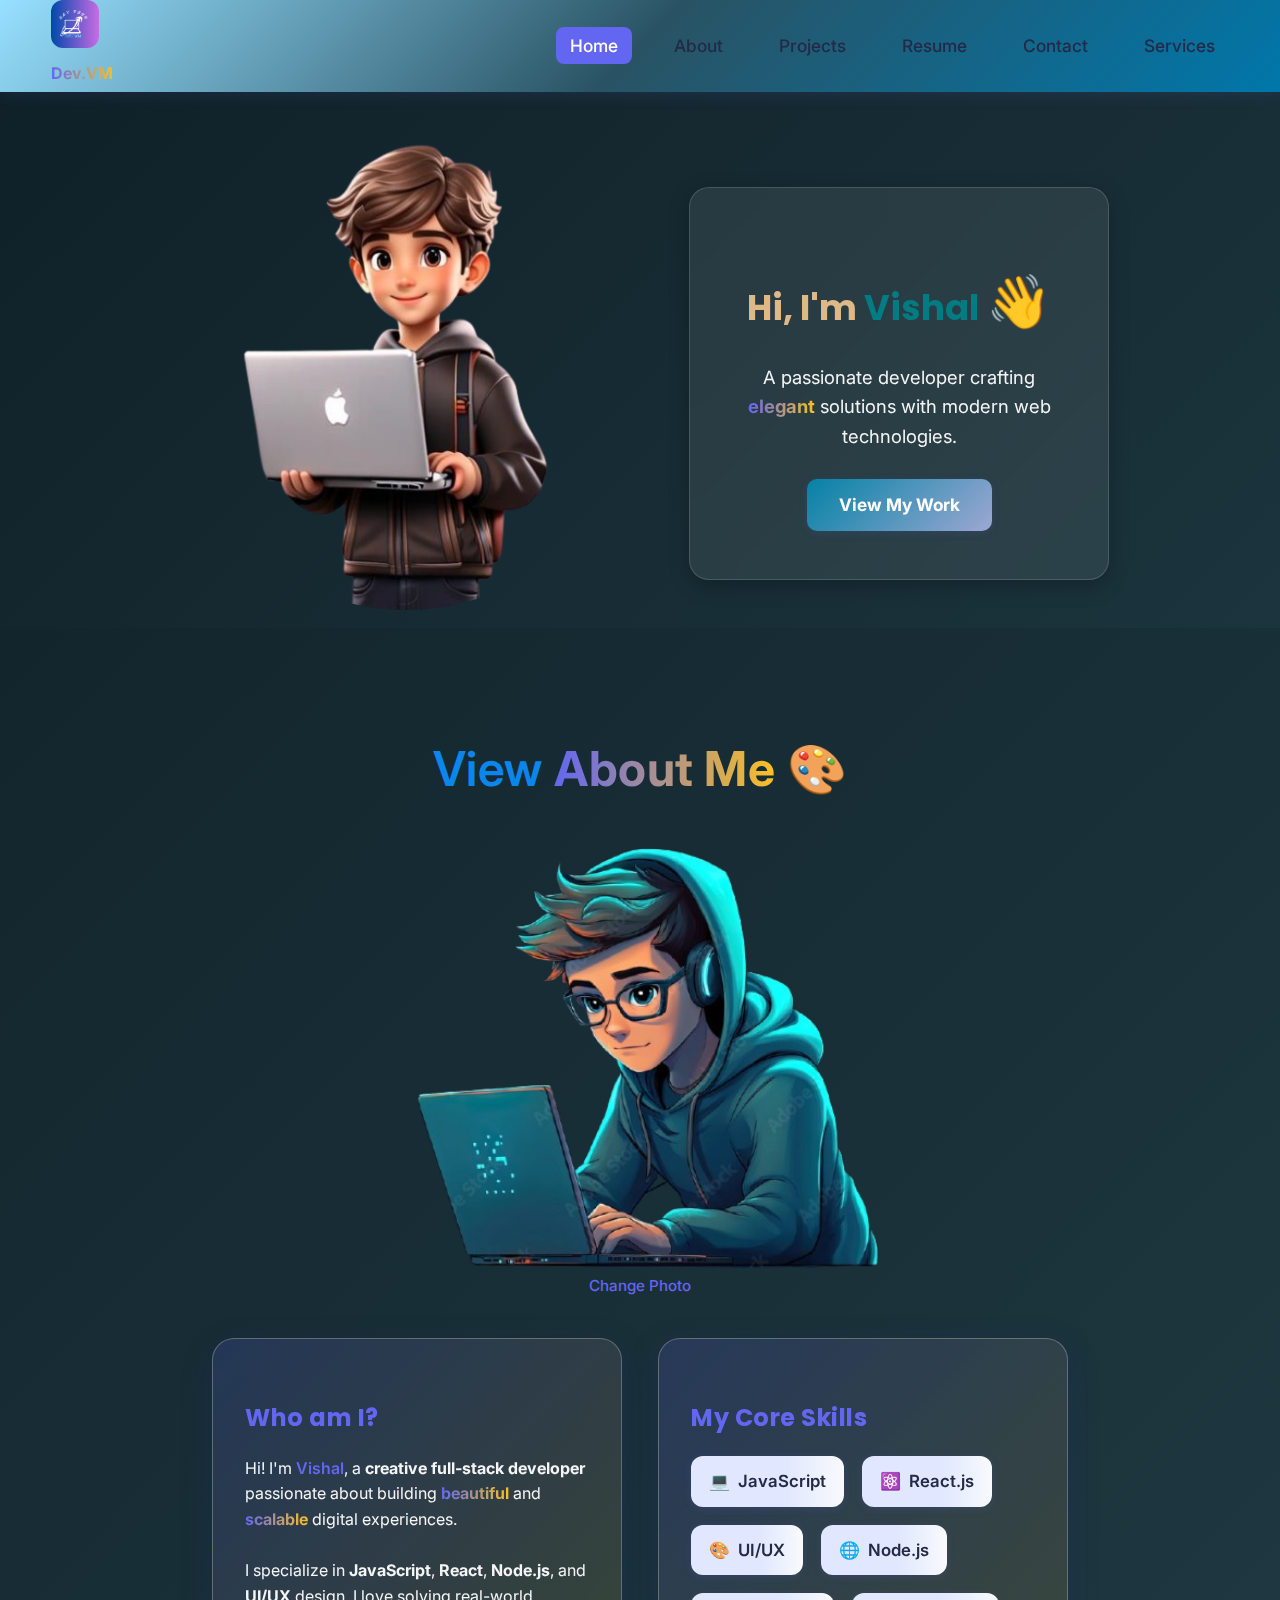
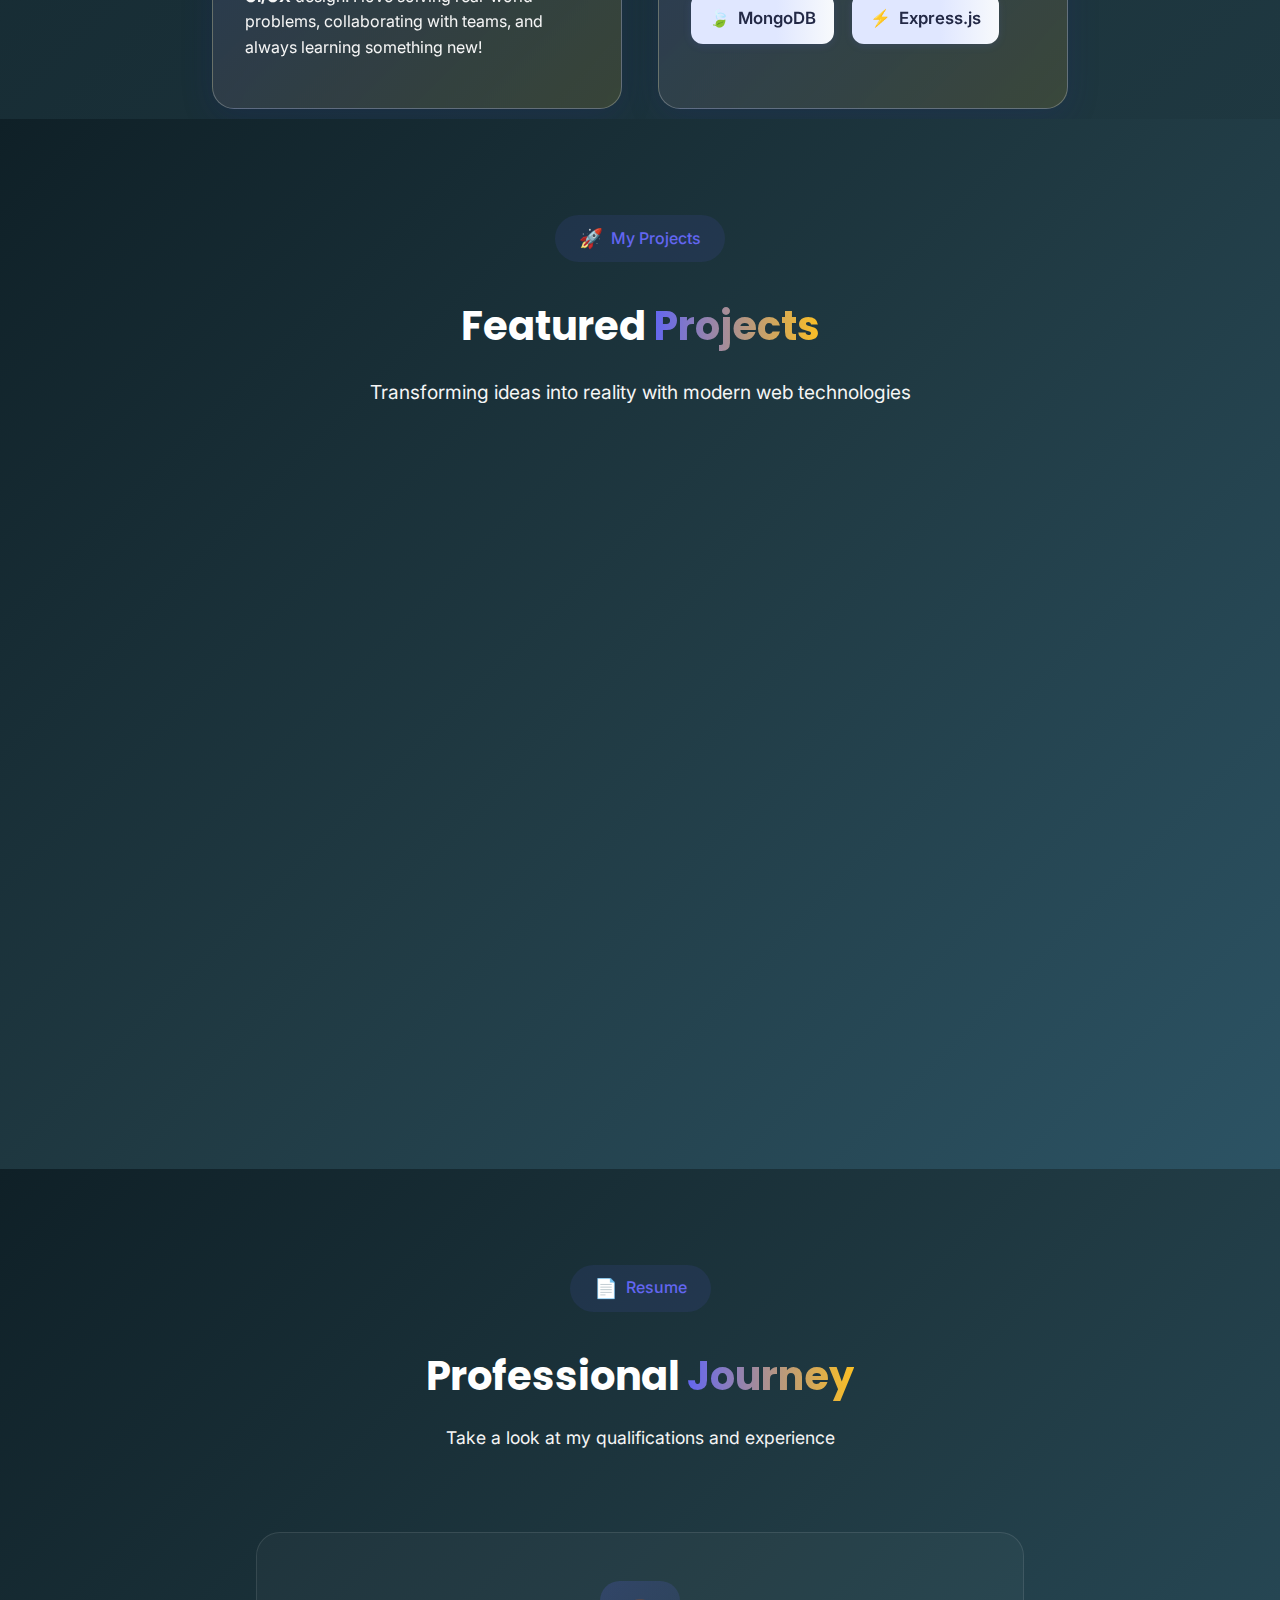
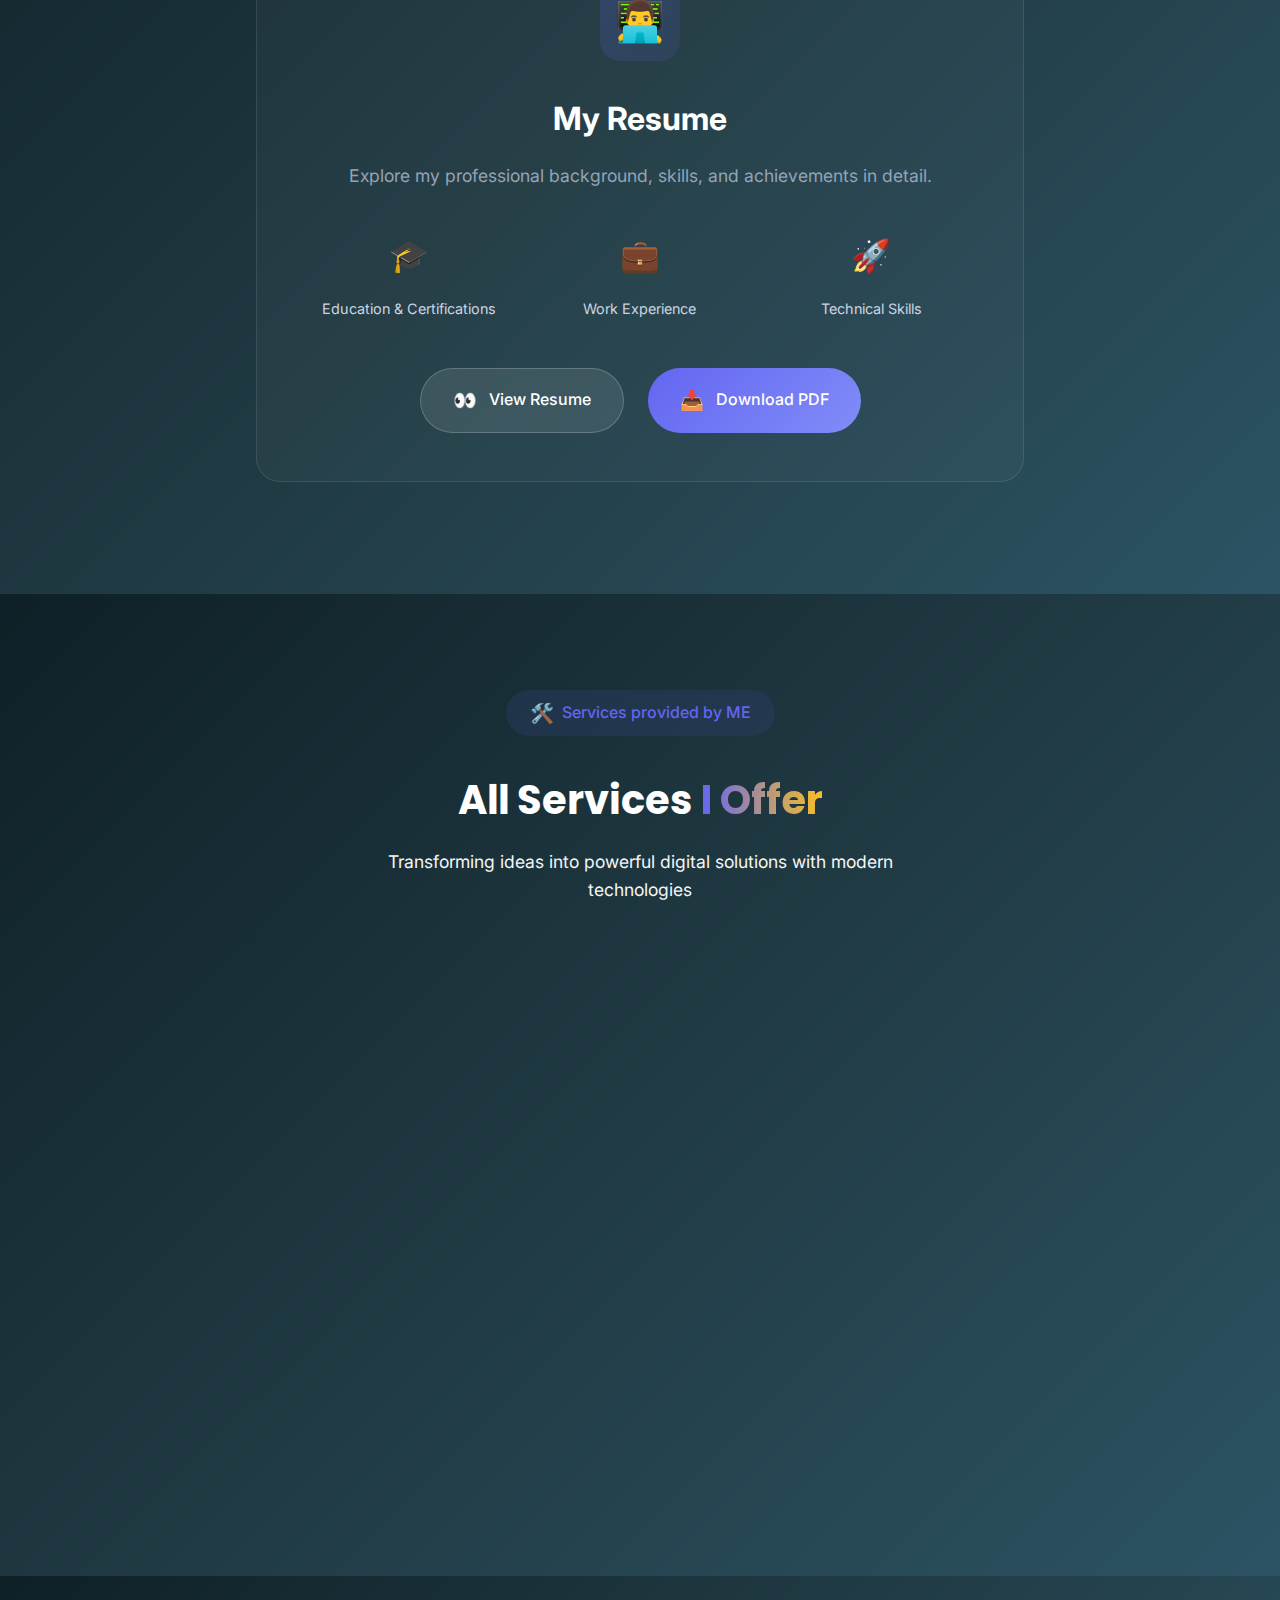
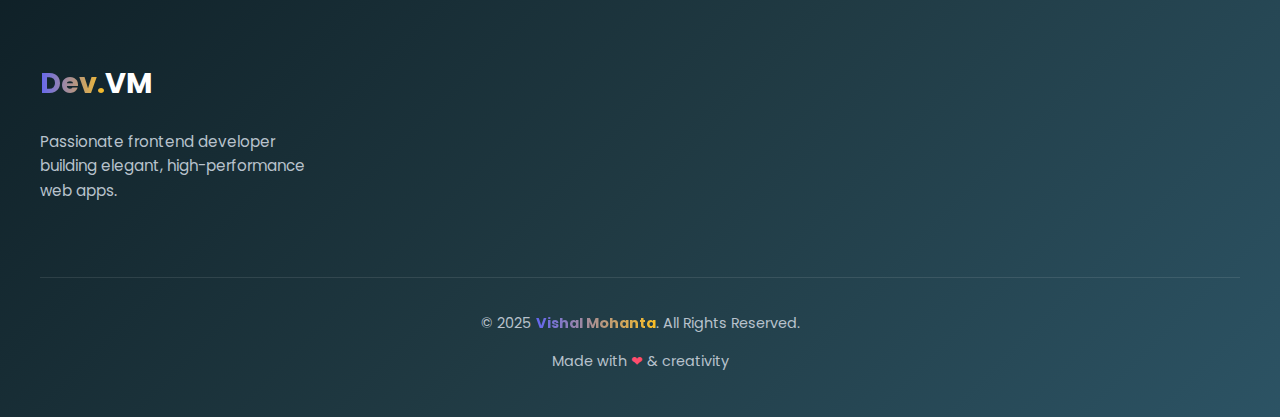
<file: index.html>
<!DOCTYPE html>
<html lang="en">
<head>
    <meta charset="UTF-8" />
    <meta name="viewport" content="width=device-width, initial-scale=1.0" />
    <title>Vishal | Developer Portfolio</title>
    <meta name="description" content="Vishal's modern developer portfolio. Projects, skills, resume, and contact." />
    <meta property="og:title" content="Vishal | Developer Portfolio" />
    <meta property="og:description" content="Modern, elegant, and responsive developer portfolio." />
    <meta property="og:image" content="profile.jpg" />
    <meta property="og:type" content="website" />
    <meta name="twitter:card" content="summary_large_image" />
    <link rel="icon" href="favicon.ico" />
    <!-- Google Fonts: Inter & Poppins -->
    <link href="https://fonts.googleapis.com/css2?family=Inter:wght@400;700&family=Poppins:wght@600&display=swap" rel="stylesheet">
    <!-- Animate.css CDN -->
    <link rel="stylesheet" href="https://cdnjs.cloudflare.com/ajax/libs/animate.css/4.1.1/animate.min.css"/>
    <link rel="stylesheet" href="./style.css/stylesheet.css" />

</head>
<body>
<!-- Place this at the top of your <body> -->
    
<header class="main-header">
    <div class="logo">
        <a href="./index.html" aria-label="Vishal Home">
            <img src="./image.jpeg/Green and White Modern Computer Service Repairsss Logo.png" alt="Vishal Logo" class="logo-img" />
         <span class="gradient-text">Dev.VM<span class="logo-dot"></span></span>
    </div>
    <nav class="navbar" id="navbar">
        <ul>
            <li><a href="./index.html" class="nav-link active">Home</a></li>
            <li><a href="./about.html" class="nav-link">About</a></li>
            <li><a href="./projects.html" class="nav-link">Projects</a></li>
            <li><a href="#resume" class="nav-link">Resume</a></li>
            <li><a href="./contact.html" class="nav-link">Contact</a></li>
            <li><a href="./services.html" class="nav-link">Services</a></li>
        </ul>
    </nav>
  <button class="hamburger" id="hamburger" aria-label="Open navigation">
        <span></span>
        <span></span>
        <span></span>
    </button>
</header>

<!-- Hero Section -->
<section class="hero-section">
    <div class="hero-bg-animated"></div>
    <div class="hero-container">
       
            
            <img src="./image.jpeg/Code_wizard__1_-removebg-preview.png" alt="Vishal's Photo" class="hero-profile-img" />

        <div class="hero-glass-card animate__animated animate__fadeInDown">
            <h1>Hi, I'm <span class="highlight">Vishal</span> <span class="wave">👋</span></h1>
            <p class="hero-desc">A passionate developer crafting <span class="gradient-text">elegant</span> solutions with modern web technologies.</p>
         
      
            
            <a href="#projects" class="btn-primary hero-btn">View My Work</a>
        </div>

</section>

<!-- About Me -->
<section id="about" class="about-section">
    <div class="about-header-row">
        <!-- <span class="about-view-label">👁️ View <span class="gradient-text"></span>about me</span>  -->
              <h2 class="about-view-label">View <span class="gradient-text">About Me</span> 🎨</h2>

    </div>
    <!-- About Image Section -->
<section class="about-image-section" id="aboutImageSection">
    <label for="aboutImgUpload" class="about-img-upload-label">
        <img src="./image.jpeg/AdobeStock_1166587468_Preview-removebg-preview.png" alt="About Vishal" class="about-profile-img" id="aboutProfileImg" />
        <input type="file" id="aboutImgUpload" accept="image/*" style="display:none;">
        <span class="about-img-upload-text">Change Photo</span>
    </label>
</section>
    <div class="about-cards-wrap">
        <div class="about-card-glass animate__animated animate__fadeInLeft">
            <h3 class="about-card-title">Who am I?</h3>
            <p>
                Hi! I'm <span class="highlight">Vishal</span>, a <b>creative full-stack developer</b> passionate about building <span class="gradient-text">beautiful</span> and <span class="gradient-text">scalable</span> digital experiences.<br><br>
                I specialize in <b>JavaScript</b>, <b>React</b>, <b>Node.js</b>, and <b>UI/UX</b> design. I love solving real-world problems, collaborating with teams, and always learning something new!
            </p>
        </div>
        <div class="about-skills-glass animate__animated animate__fadeInRight">
            <h3 class="about-card-title">My Core Skills</h3>
            <div class="about-skills-icons">
                <div class="about-skill" title="JavaScript"><span>💻</span><span>JavaScript</span></div>
                <div class="about-skill" title="React.js"><span>⚛️</span><span>React.js</span></div>
                <div class="about-skill" title="UI/UX"><span>🎨</span><span>UI/UX</span></div>
                <div class="about-skill" title="Node.js"><span>🌐</span><span>Node.js</span></div>
                <div class="about-skill" title="MongoDB"><span>🍃</span><span>MongoDB</span></div>
                <div class="about-skill" title="Express.js"><span>⚡</span><span>Express.js</span></div>
            </div>
        </div>
    </div>
</section>

<!-- Projects Section -->
<section id="projects" class="projects-section">
    <div class="projects-header" data-aos="fade-up">
        <div class="projects-label">
            <span class="projects-emoji">🚀</span>
            <span class="label-text">My Projects</span>
        </div>
        <h2 class="section-title">Featured <span class="gradient-text">Projects</span></h2>
        <p class="projects-intro">Transforming ideas into reality with modern web technologies</p>
    </div>

    <div class="projects-container">
        <!-- Portfolio Project -->
        <div class="project-card" data-project="portfolio">
            <div class="project-content">
                <div class="project-icon-wrap">
                    <span class="project-icon">💼</span>
                </div>
                <h3 class="project-title">Modern Portfolio</h3>
                <p class="project-description">A responsive portfolio website with dark mode, animations, and glassmorphism UI.</p>
                
                <div class="project-tech-stack">
                    <span class="tech-tag">React</span>
                    <span class="tech-tag">Tailwind</span>
                    <span class="tech-tag">JavaScript</span>
                </div>

                <div class="project-stats">
                    <div class="stat">
                        <span class="stat-number">100%</span>
                        <span class="stat-label">Responsive</span>
                    </div>
                    <div class="stat">
                        <span class="stat-number">95%</span>
                        <span class="stat-label">Performance</span>
                    </div>
                </div>

                <div class="project-links">
                    <a href="https://your-portfolio.com" target="_blank" class="project-btn primary">View Demo</a>
                    <a href="https://github.com/your-username/portfolio" target="_blank" class="project-btn secondary">Source Code</a>
                </div>
            </div>
            <div class="project-blur"></div>
        </div>

        <!-- Tour & Travel Project -->
        <div class="project-card" data-project="travel">
            <div class="project-content">
                <div class="project-icon-wrap">
                    <span class="project-icon">✈️</span>
                </div>
                <h3 class="project-title">Tour & Travel</h3>
                <p class="project-description">Travel booking platform with real-time availability and booking system.</p>
                
                <div class="project-tech-stack">
                    <span class="tech-tag">Node.js</span>
                    <span class="tech-tag">MongoDB</span>
                    <span class="tech-tag">Express</span>
                </div>

                <div class="project-stats">
                    <div class="stat">
                        <span class="stat-number">10K+</span>
                        <span class="stat-label">Users</span>
                    </div>
                    <div class="stat">
                        <span class="stat-number">98%</span>
                        <span class="stat-label">Uptime</span>
                    </div>
                </div>

                <div class="project-links">
                    <a href="https://your-travel-app.com" target="_blank" class="project-btn primary">View Demo</a>
                    <a href="https://github.com/your-username/travel" target="_blank" class="project-btn secondary">Source Code</a>
                </div>
            </div>
            <div class="project-blur"></div>
        </div>

        <!-- Expense Management -->
        <div class="project-card" data-project="expense">
            <div class="project-content">
                <div class="project-icon-wrap">
                    <span class="project-icon">💰</span>
                </div>
                <h3 class="project-title">Expense Manager</h3>
                <p class="project-description">Smart expense tracking with analytics and budget planning features.</p>
                
                <div class="project-tech-stack">
                    <span class="tech-tag">React</span>
                    <span class="tech-tag">Firebase</span>
                    <span class="tech-tag">Chart.js</span>
                </div>

                <div class="project-stats">
                    <div class="stat">
                        <span class="stat-number">5K+</span>
                        <span class="stat-label">Downloads</span>
                    </div>
                    <div class="stat">
                        <span class="stat-number">4.8</span>
                        <span class="stat-label">Rating</span>
                    </div>
                </div>

                <div class="project-links">
                    <a href="https://your-expense-app.com" target="_blank" class="project-btn primary">View Demo</a>
                    <a href="https://github.com/your-username/expense" target="_blank" class="project-btn secondary">Source Code</a>
                </div>
            </div>
            <div class="project-blur"></div>
        </div>
    </div>
</section>
    <!-- Resume -->
<section id="resume" class="resume-section">
    <div class="resume-header" data-aos="fade-up">
        <div class="resume-label">
            <span class="resume-emoji">📄</span>
            <span class="label-text">Resume</span>
        </div>
        <h2 class="section-title">Professional <span class="gradient-text">Journey</span></h2>
        <p class="resume-intro">Take a look at my qualifications and experience</p>
    </div>

    <div class="resume-container">
        <div class="resume-card" data-aos="fade-up">
            <div class="resume-card-inner">
                <div class="resume-icon-wrap">
                    <span class="resume-icon">👨‍💻</span>
                </div>
                <h3 class="resume-card-title">My Resume</h3>
                <p class="resume-card-desc">
                    Explore my professional background, skills, and achievements in detail.
                </p>
                <div class="resume-highlights">
                    <div class="highlight-item">
                        <span class="highlight-icon">🎓</span>
                        <span class="highlight-text">Education & Certifications</span>
                    </div>
                    <div class="highlight-item">
                        <span class="highlight-icon">💼</span>
                        <span class="highlight-text">Work Experience</span>
                    </div>
                    <div class="highlight-item">
                        <span class="highlight-icon">🚀</span>
                        <span class="highlight-text">Technical Skills</span>
                    </div>
                </div>
                <div class="resume-actions">
                    <a href="./assets/Vishal_Mohanta_Resume.pdf" 
                       target="_blank" 
                       class="resume-btn view-btn">
                        <span class="btn-icon">👀</span>
                        View Resume
                    </a>
                    <a href="./assets/Vishal_Mohanta_Resume.pdf" 
                       download="Vishal_Mohanta_Resume.pdf" 
                       class="resume-btn download-btn">
                        <span class="btn-icon">📥</span>
                        Download PDF
                    </a>
                </div>
            </div>
            <div class="card-blur"></div>
        </div>
    </div>
</section>
   
<!-- Services Section Start -->
<section id="home-services" class="home-services-section">
    <div class="home-services-header">
        <div class="service-label">
            <span class="service-emoji">🛠️</span>
            <span class="label-text">Services provided by ME</span>
        </div>
        <h2 class="section-title">All Services <span class="gradient-text">I Offer</span></h2>
        <p class="services-intro">Transforming ideas into powerful digital solutions with modern technologies</p>
    </div>

    <div class="services-grid">


        <!-- UI/UX Design -->
        <div class="service-card" data-service="design">
            <div class="service-card-inner">
                <div class="service-icon-wrap">
                    <span class="service-icon">🎨</span>
                </div>
                <h3 class="service-title">UI/UX Design</h3>
                <p class="service-desc">Beautiful, intuitive interfaces focused on user experience.</p>
                <ul class="service-features">
                    <li>✓ User Research</li>
                    <li>✓ All designs</li>
                    <li>✓ Interactive Prototypes</li>
                  <li>✓Perfect Layouts
                  </li>
                </ul>
                <a href="#contact" class="service-cta">Learn More →</a>
            </div>
            <div class="card-blur"></div>
        </div>

        <!-- Frontend Development -->
        <div class="service-card" data-service="frontend">
            <div class="service-card-inner">
                <div class="service-icon-wrap">
                    <span class="service-icon">⚛️</span>
                </div>
                <h3 class="service-title">Frontend Development</h3>
                <p class="service-desc">Dynamic frontends with React and modern JavaScript.</p>
                <ul class="service-features">
                    <li>✓HTML,CSS,Tellwind css</li>
                    <li>✓ React Framework</li>
                    <li>✓ Modern JavaScript</li>
                    <li>✓ Interactive UIs</li>
                </ul>
                <a href="#contact" class="service-cta">Learn More →</a>
            </div>
            <div class="card-blur"></div>
        </div>

        <!-- Backend Integration -->
        <div class="service-card" data-service="backend">
            <div class="service-card-inner">
                <div class="service-icon-wrap">
                    <span class="service-icon">🔗</span>
                </div>
                <h3 class="service-title">Backend Integration</h3>
                <p class="service-desc">Robust APIs and database integration solutions.</p>
                <ul class="service-features">
                    <li>✓ Node.js & Express</li>
                    <li>✓ Database Design</li>
                    <li>✓ API Development , SQL</li>
                       <li>✓ API Development, Google Auth.</li>
                </ul>
                <a href="#contact" class="service-cta">Learn More →</a>
            </div>
            <div class="card-blur"></div>
        </div>
    </div>
</section>
    <!-- Footer -->

 <!-- ===== FOOTER SECTION ===== -->
<footer class="main-footer">
  <div class="footer-container">

    <div class="footer-grid">

      <!-- Brand -->
      <div class="footer-brand">
        <h2 class="footer-logo"><span class="gradient-text">Dev.</span>VM</h2>
        <p class="footer-desc">
          Passionate frontend developer building elegant, high-performance web apps.
        </p>
      </div>

      <!-- Quick Links -->
      <div class="footer-links">
        <h4>Quick Links</h4>
        <ul>
          <li><a href="./index.html">Home</a></li>
          <li><a href="./about.html">About</a></li>
          <li><a href="./projects.html">Projects</a></li>
          <li><a href="#resume">Resume</a></li>
        </ul>
      </div>

      <!-- Services -->
      <div class="footer-links">
        <h4>Services</h4>
        <ul>
          <li><a href="#services">Web Development</a></li>
          <li><a href="#services">UI/UX Design</a></li>
          <li><a href="#services">Frontend Development</a></li>
          <li><a href="#services">Backend Integration</a></li>
        </ul>
      </div>

      <!-- Contact & Social -->
 <!-- Contact & Social -->
      <div class="footer-contact">
        <h4>Contact</h4>
        <p><i class="fas fa-phone"></i> +91 7011228875</p>
        <p><i class="fas fa-envelope"></i> vishalmohanta2207@gmail.com</p>
        <p><i class="fas fa-map-marker-alt"></i> Rampura, Sector 83, Gurgaon</p>

        <div class="social-links">
          <a href="https://github.com/your-username" target="_blank" aria-label="GitHub"><i class="fab fa-github"></i></a>
          <a href="https://linkedin.com/in/your-profile" target="_blank" aria-label="LinkedIn"><i class="fab fa-linkedin"></i></a>
          <a href="https://twitter.com/your-handle" target="_blank" aria-label="Twitter"><i class="fab fa-twitter"></i></a>
          <a href="mailto:vishalmohanta2207@gmail.com" aria-label="Email"><i class="fas fa-envelope"></i></a>
        </div>
      </div>
    </div>

    <div class="footer-bottom">
      <p>&copy; 2025 <span class="gradient-text">Vishal Mohanta</span>. All Rights Reserved.</p>
      <p>Made with <span class="footer-heart">❤</span> & creativity</p>
    </div>
  </div>
</footer>


    <script src="./my.js/main.js"></script>
</body>
</html>
</file>
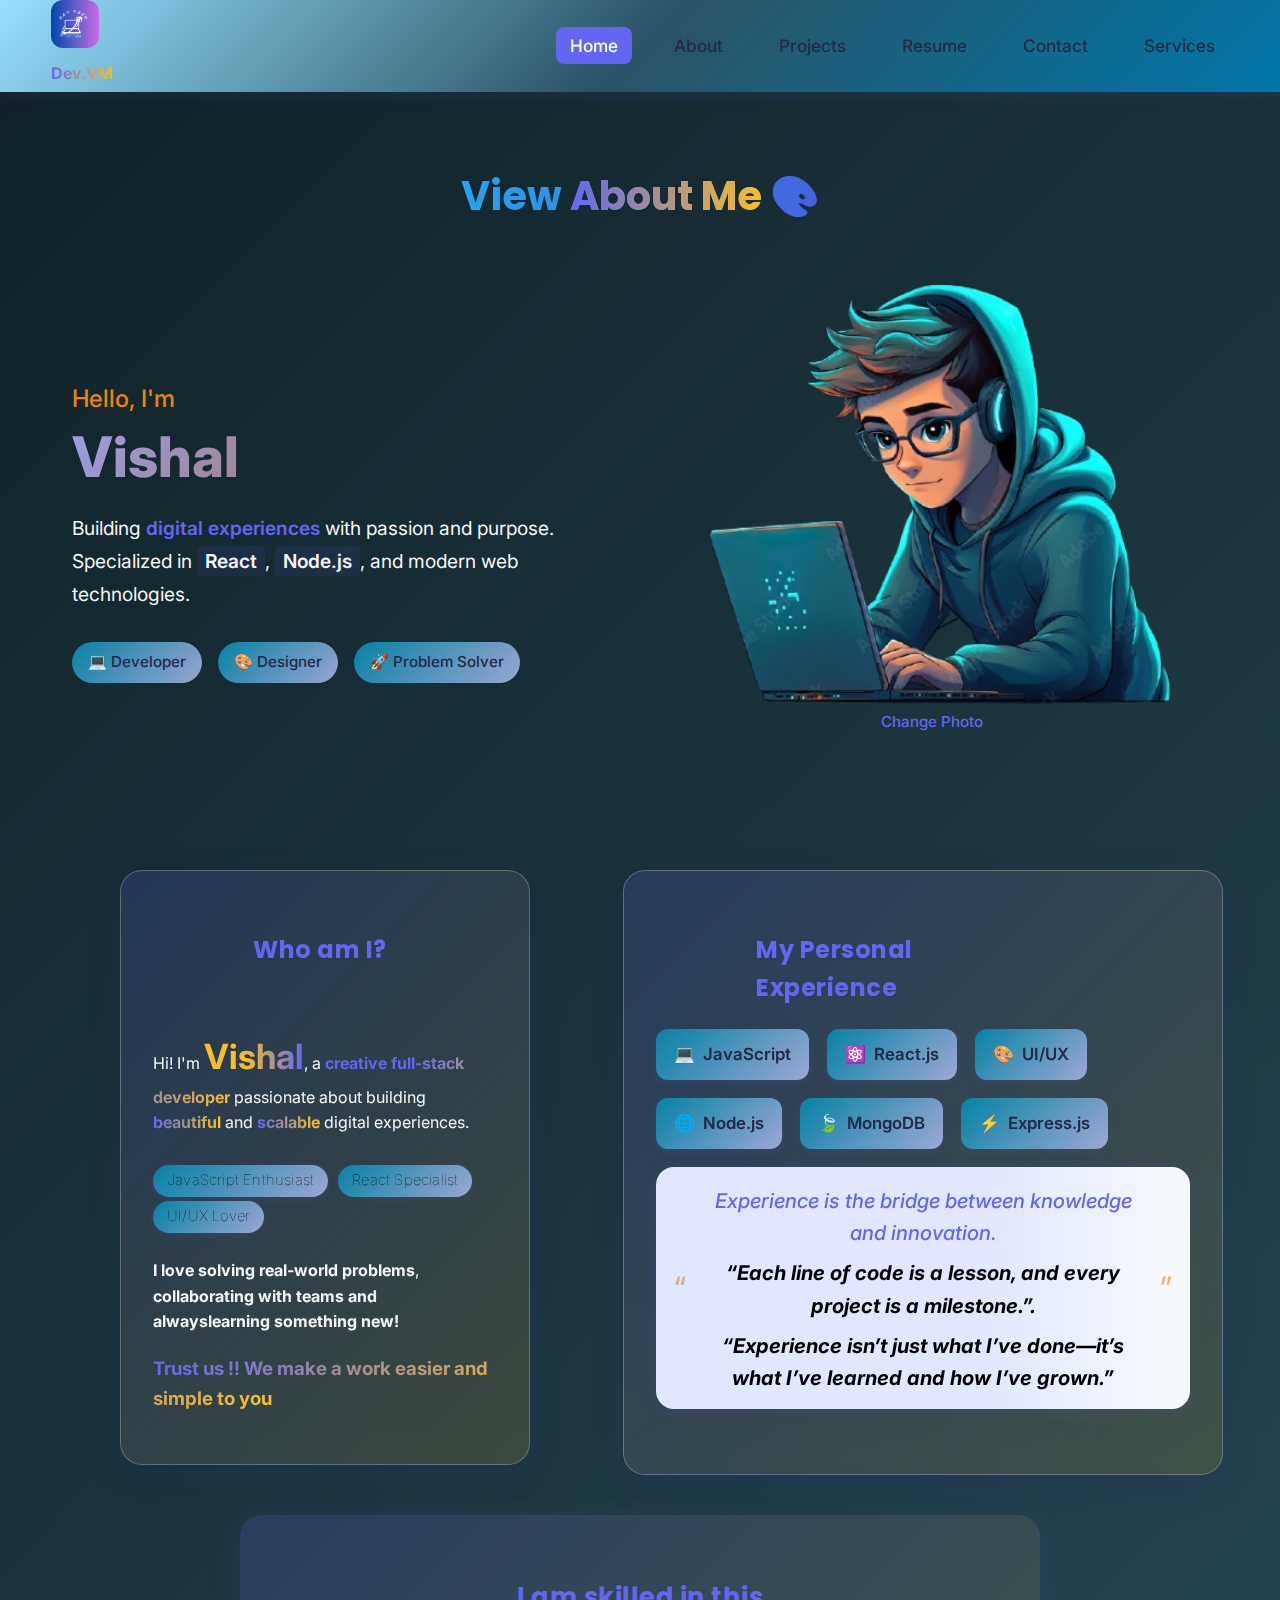
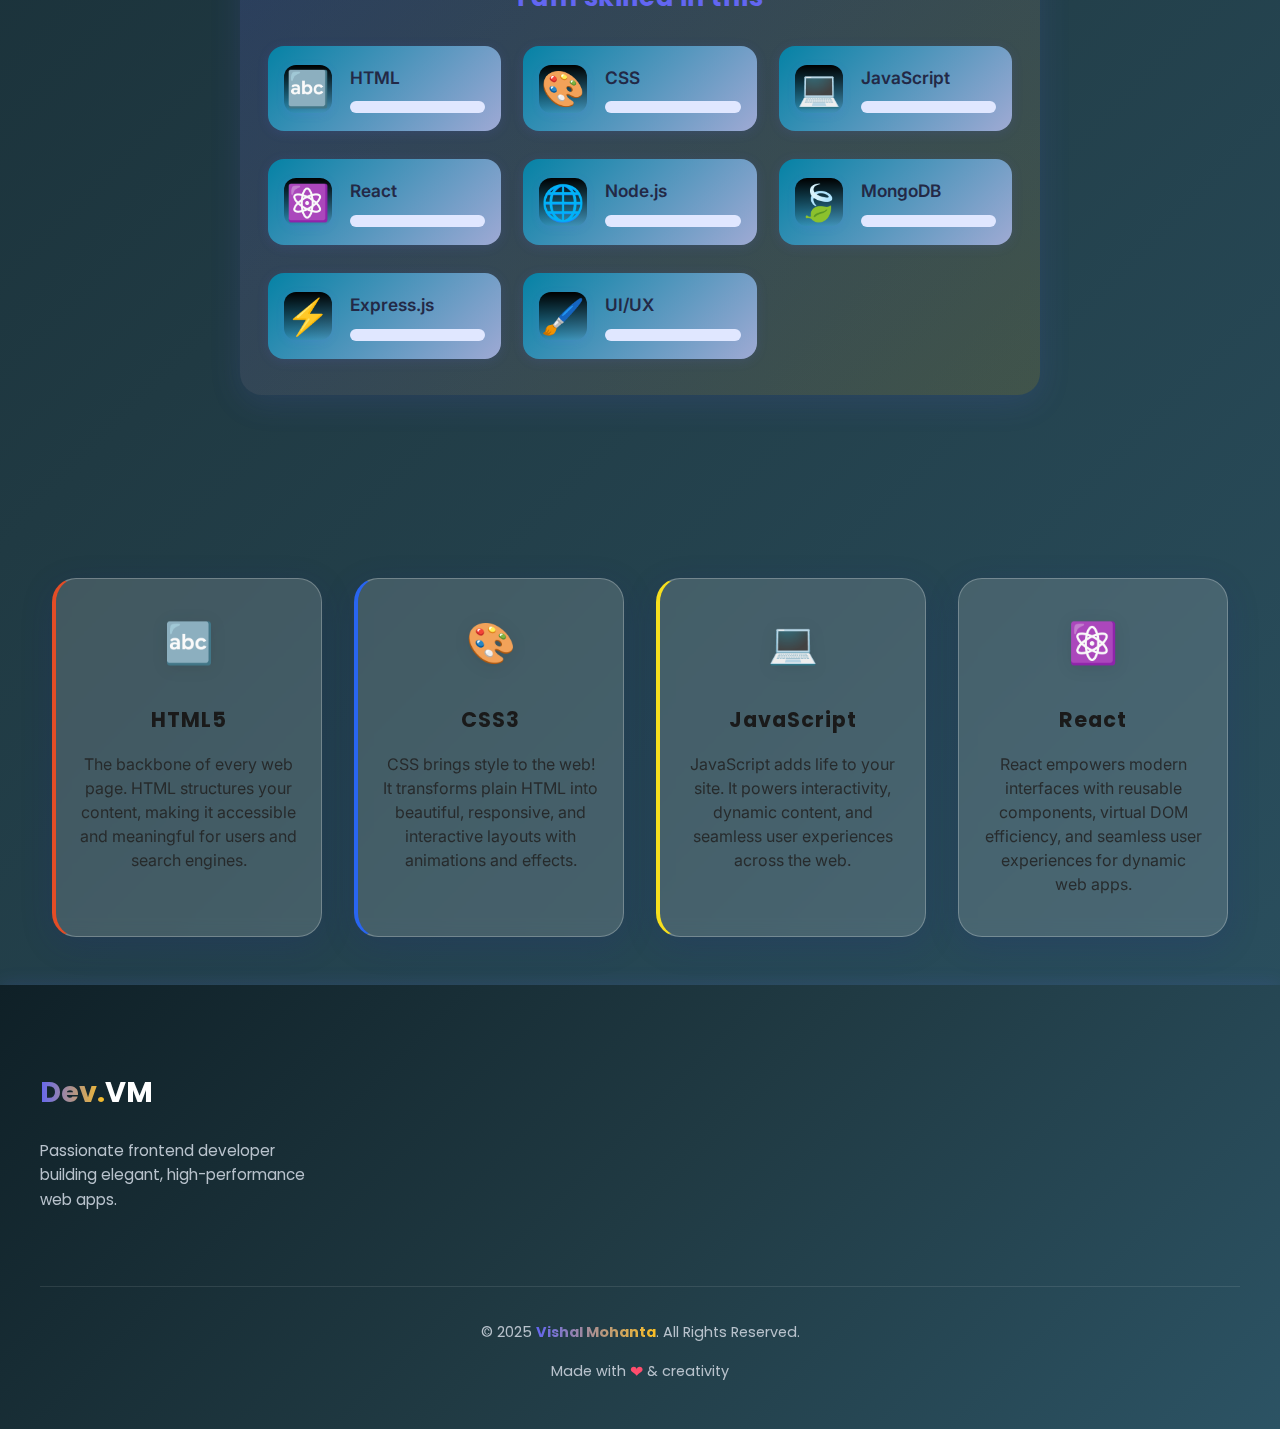
<file: about.html>
<!DOCTYPE html>
<html lang="en">
<head>
  <meta charset="UTF-8" />
  <meta name="viewport" content="width=device-width, initial-scale=1.0"/>
  <title>About | Vishal</title>
  <link href="https://fonts.googleapis.com/css2?family=Inter:wght@400;700&family=Poppins:wght@600&display=swap" rel="stylesheet">
  <link rel="stylesheet" href="./style.css/about.css" />
  <link rel="stylesheet" href="./style.css/stylesheet.css" />


  
</head>
<body>


<!-- Place this at the top of your <body> -->
    
<header class="main-header">
    <div class="logo">
        <a href="./index.html" aria-label="Vishal Home">
            <img src="./image.jpeg/Green and White Modern Computer Service Repairsss Logo.png" alt="Vishal Logo" class="logo-img" />
         <span class="gradient-text">Dev.VM<span class="logo-dot"></span></span>
    </div>
    <nav class="navbar" id="navbar">
        <ul>
            <li><a href="./index.html" class="nav-link active">Home</a></li>
            <li><a href="./about.html" class="nav-link">About</a></li>
            <li><a href="./projects.html" class="nav-link">Projects</a></li>
            <li><a href="#resume" class="nav-link">Resume</a></li>
            <li><a href="./contact.html" class="nav-link">Contact</a></li>
            <li><a href="./services.html" class="nav-link">Services</a></li>
        </ul>
    </nav>
  <button class="hamburger" id="hamburger" aria-label="Open navigation">
        <span></span>
        <span></span>
        <span></span>
    </button>
</header>

<section id="about" class="about-section">
    <div class="about-header-row">
     <h2 class="section-title">View <span class="gradient-text">About Me</span> 🎨</h2>
    </div>
    </section>

    <section class="about-content-wrapper">
        <!-- About Intro Section (Now Left) -->
        <div class="about-intro">
            <!-- <div class="intro-content">
                <span class="intro-subtitle">Full Stack Developer</span> -->
                <h1 class="intro-name">
                    <span class="greeting">Hello, I'm</span>
                    <span class="name">Vishal </span>
                </h1>
                <p class="intro-bio">
                    Building <span class="highlight">digital experiences</span> with 
                    passion and purpose. Specialized in <span class="tech">React</span>, 
                    <span class="tech">Node.js</span>, and modern web technologies.
                </p>
                <div class="intro-tags">
                    <span class="tag">💻 Developer</span>
                    <span class="tag">🎨 Designer</span>
                    <span class="tag">🚀 Problem Solver</span>
                </div>
            </div>
        </div>

        <!-- About Image Section (Now Right) -->
        <div class="about-image-section" id="aboutImageSection">
            <label for="aboutImgUpload" class="about-img-upload-label">
                <img src="./image.jpeg/AdobeStock_1166587468_Preview-removebg-preview.png" 
                     alt="About Vishal" 
                     class="about-profile-img" 
                     id="aboutProfileImg" />
                <input type="file" id="aboutImgUpload" accept="image/*" style="display:none;">
                <span class="about-img-upload-text">Change Photo</span>
            </label>
        </div>
    </section>
</section>

  <div class="about-cards-wrap">
  <!-- Who am I Card -->
  <div class="about-card-glass enhanced-card animate__animated animate__fadeInLeft">
    <h3 class="about-card-title">Who am I?</h3>
    <p>
      Hi! I'm <span class="highlight-name">Vishal</span>, a <b class="highlight-role">creative full-stack developer</b> passionate about building
      <span class="gradient-text">beautiful</span> and <span class="gradient-text">scalable</span> digital experiences.<br><br>
      <span class="about-badge">JavaScript Enthusiast</span>
      <span class="about-badge">React Specialist</span>
      <span class="about-badge">UI/UX Lover</span>
      <br><br>
      <span class="highlight-work">I love solving real-world problems</span>, <span class="highlight-work">collaborating with teams and always</span><span class="highlight-work">learning something new!</span>
    </p>
    <P>
      <h3> <span class="highlight-Trust">Trust us !! We make a work easier and simple to you</span></h3>
    </P>
  </div>
  <!-- Skills Card -->
  <div class="about-experience-glass enhanced-card animate__animated animate__fadeInRight">
    <h3 class="about-card-title">My Personal Experience</h3>
    <div class="about-experience-icons">
      <div class="about-experience" title="JavaScript"><span>💻</span><span>JavaScript</span></div>
      <div class="about-experience" title="React.js"><span>⚛️</span><span>React.js</span></div>
      <div class="about-experience" title="UI/UX"><span>🎨</span><span>UI/UX</span></div>
      <div class="about-experience" title="Node.js"><span>🌐</span><span>Node.js</span></div>
      <div class="about-experience" title="MongoDB"><span>🍃</span><span>MongoDB</span></div>
      <div class="about-experience" title="Express.js"><span>⚡</span><span>Express.js</span></div>
    </div> 
    <div class="about-experience-quote">
  <span class="quote-mark">“</span>
  <span class="quote-text">
    Experience is the bridge between knowledge and innovation.<br>
    <span class="quote-highlight">“Each line of code is a lesson, and every project is a milestone.”.</span>
    <span class="quote-highlight">“Experience isn’t just what I’ve done—it’s what I’ve learned and how I’ve grown.”</span>
  </span>
  <span class="quote-mark">”</span>
</div>
  </div>
</div>
 <!-- Skill Card Start -->
<section class="skill-card-section">
  <h3 class="skill-card-title">I am skilled in this </h3>
  <div class="skill-card-grid">
    <div class="skill-item">
      <div class="skill-icon html">🔤</div>
      <div class="skill-info">
        <span class="skill-name">HTML</span>
        <div class="skill-bar-bg"><div class="skill-bar-fill" data-percent="95"></div></div>
      </div>
    </div>
    <div class="skill-item">
      <div class="skill-icon css">🎨</div>
      <div class="skill-info">
        <span class="skill-name">CSS</span>
        <div class="skill-bar-bg"><div class="skill-bar-fill" data-percent="90"></div></div>
      </div>
    </div>
    <div class="skill-item">
      <div class="skill-icon js">💻</div>
      <div class="skill-info">
        <span class="skill-name">JavaScript</span>
        <div class="skill-bar-bg"><div class="skill-bar-fill" data-percent="92"></div></div>
      </div>
    </div>
    <div class="skill-item">
      <div class="skill-icon react">⚛️</div>
      <div class="skill-info">
        <span class="skill-name">React</span>
        <div class="skill-bar-bg"><div class="skill-bar-fill" data-percent="88"></div></div>
      </div>
    </div>
    <div class="skill-item">
      <div class="skill-icon node">🌐</div>
      <div class="skill-info">
        <span class="skill-name">Node.js</span>
        <div class="skill-bar-bg"><div class="skill-bar-fill" data-percent="80"></div></div>
      </div>
    </div>
    <div class="skill-item">
      <div class="skill-icon mongo">🍃</div>
      <div class="skill-info">
        <span class="skill-name">MongoDB</span>
        <div class="skill-bar-bg"><div class="skill-bar-fill" data-percent="75"></div></div>
      </div>
    </div>
    <div class="skill-item">
      <div class="skill-icon express">⚡</div>
      <div class="skill-info">
        <span class="skill-name">Express.js</span>
        <div class="skill-bar-bg"><div class="skill-bar-fill" data-percent="78"></div></div>
      </div>
    </div>
    <div class="skill-item">
      <div class="skill-icon uiux">🖌️</div>
      <div class="skill-info">
        <span class="skill-name">UI/UX</span>
        <div class="skill-bar-bg"><div class="skill-bar-fill" data-percent="85"></div></div>
      </div>
    </div>
  </div>
</section>
<!-- Skill Card End -->
<div class="skills-header">
    <h2 class="skills-title">
        <span class="skills-title-text">My Core Skills</span>
        <div class="skills-title-decoration"></div>
    </h2>
</div>
<!-- ...existing code... -->
<section class="tech-glass-cards-section">
  <div class="tech-glass-cards">
    <div class="tech-glass-card html-card">
      <div class="tech-icon">🔤</div>
      <h4>HTML5</h4>
      <p>
        The backbone of every web page. HTML structures your content, making it accessible and meaningful for users and search engines.
      </p>
    </div>
    <div class="tech-glass-card css-card">
      <div class="tech-icon">🎨</div>
      <h4>CSS3</h4>
      <p>
        CSS brings style to the web! It transforms plain HTML into beautiful, responsive, and interactive layouts with animations and effects.
      </p>
    </div>
    <div class="tech-glass-card js-card">
      <div class="tech-icon">💻</div>
      <h4>JavaScript</h4>
      <p>
        JavaScript adds life to your site. It powers interactivity, dynamic content, and seamless user experiences across the web.
      </p>
    </div>
    <div class="tech-glass-card react-card">
  <div class="tech-icon">⚛️</div>
  <h4>React</h4>
  <p>
    React empowers modern interfaces with reusable components, virtual DOM efficiency, and seamless user experiences for dynamic web apps.
  </p>
</div>

  </div>
</section>
<!-- ...existing code... -->
 <!-- ===== FOOTER SECTION ===== -->
<footer class="main-footer">
  <div class="footer-container">

    <div class="footer-grid">

      <!-- Brand -->
      <div class="footer-brand">
        <h2 class="footer-logo"><span class="gradient-text">Dev.</span>VM</h2>
        <p class="footer-desc">
          Passionate frontend developer building elegant, high-performance web apps.
        </p>
      </div>

      <!-- Quick Links -->
      <div class="footer-links">
        <h4>Quick Links</h4>
        <ul>
          <li><a href="./index.html">Home</a></li>
          <li><a href="./about.html">About</a></li>
          <li><a href="./projects.html">Projects</a></li>
          <li><a href="#resume">Resume</a></li>
        </ul>
      </div>

      <!-- Services -->
      <div class="footer-links">
        <h4>Services</h4>
        <ul>
          <li><a href="#services">Web Development</a></li>
          <li><a href="#services">UI/UX Design</a></li>
          <li><a href="#services">Frontend Development</a></li>
          <li><a href="#services">Backend Integration</a></li>
        </ul>
      </div>

      <!-- Contact & Social -->
      <div class="footer-contact">
        <h4>Contact</h4>
        <p><i class="fas fa-phone"></i> +91 7011228875</p>
        <p><i class="fas fa-envelope"></i> vishalmohanta2207@gmail.com</p>
        <p><i class="fas fa-map-marker-alt"></i> Rampura, Sector 83, Gurgaon</p>

        <div class="social-links">
          <a href="https://github.com/your-username" target="_blank" aria-label="GitHub"><i class="fab fa-github"></i></a>
          <a href="https://linkedin.com/in/your-profile" target="_blank" aria-label="LinkedIn"><i class="fab fa-linkedin"></i></a>
          <a href="https://twitter.com/your-handle" target="_blank" aria-label="Twitter"><i class="fab fa-twitter"></i></a>
          <a href="mailto:vishalmohanta2207@gmail.com" aria-label="Email"><i class="fas fa-envelope"></i></a>
        </div>
      </div>
    </div>

    <div class="footer-bottom">
      <p>&copy; 2025 <span class="gradient-text">Vishal Mohanta</span>. All Rights Reserved.</p>
      <p>Made with <span class="footer-heart">❤</span> & creativity</p>
    </div>
  </div>
</footer>


  <script src="./my.js/about.js"></script>

<script src="./my.js/main.js"></script>
</body>
</html>
</file>
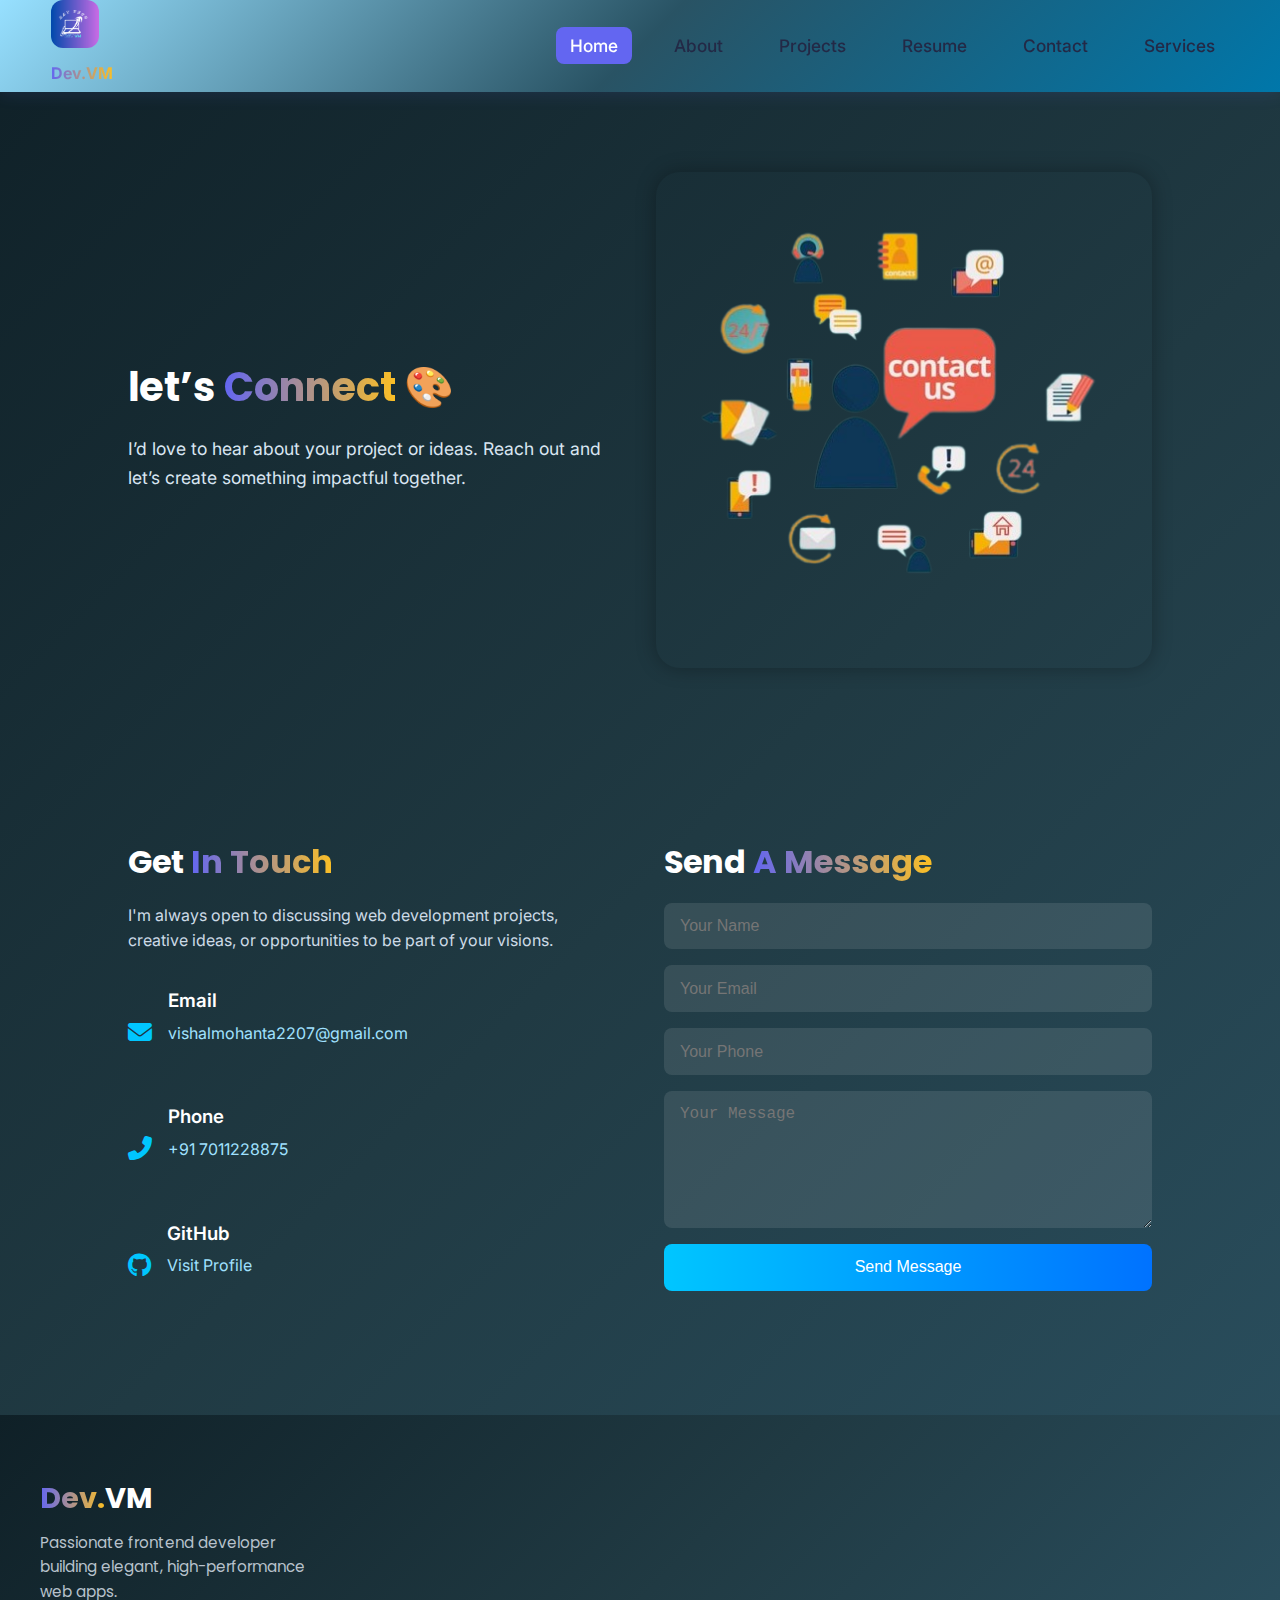
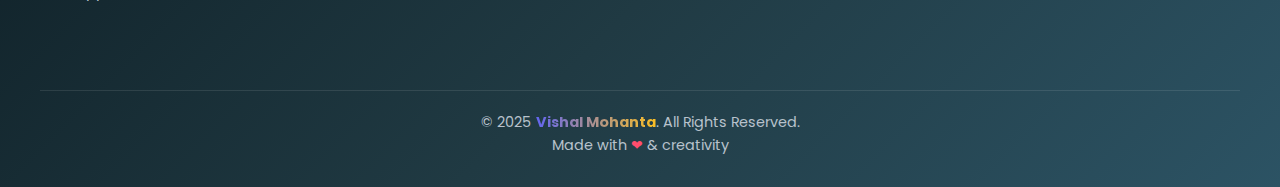
<file: contact.html>
<!DOCTYPE html>
<html lang="en">
<head>
    <meta charset="UTF-8" />
    <meta name="viewport" content="width=device-width, initial-scale=1.0" />
    <title>Vishal | Developer Portfolio</title>
    <meta name="description" content="Vishal's modern developer portfolio. Projects, skills, resume, and contact." />
    <meta property="og:title" content="Vishal | Developer Portfolio" />
    <meta property="og:description" content="Modern, elegant, and responsive developer portfolio." />
    <meta property="og:image" content="profile.jpg" />
    <meta property="og:type" content="website" />
    <meta name="twitter:card" content="summary_large_image" />
<!-- Font Awesome 6 CDN -->
<link
  rel="stylesheet"
  href="https://cdnjs.cloudflare.com/ajax/libs/font-awesome/6.6.0/css/all.min.css"

/>
    <!-- Google Fonts: Inter & Poppins -->
    <link href="https://fonts.googleapis.com/css2?family=Inter:wght@400;700&family=Poppins:wght@600&display=swap" rel="stylesheet">
    <!-- Animate.css CDN -->

    <link rel="stylesheet" href="./style.css/stylesheet.css" />
    <link rel="stylesheet" href="./style.css/contact.css" />
</head>
<body>
<!-- Place this at the top of your <body> -->
    
<header class="main-header">
    <div class="logo">
        <a href="./index.html" aria-label="Vishal Home">
            <img src="./image.jpeg/Green and White Modern Computer Service Repairsss Logo.png" alt="Vishal Logo" class="logo-img" />
         <span class="gradient-text">Dev.VM<span class="logo-dot"></span></span>
    </div>
    <nav class="navbar" id="navbar">
        <ul>
            <li><a href="./index.html" class="nav-link active">Home</a></li>
            <li><a href="./about.html" class="nav-link">About</a></li>
            <li><a href="./projects.html" class="nav-link">Projects</a></li>
            <li><a href="#resume" class="nav-link">Resume</a></li>
            <li><a href="./contact.html" class="nav-link">Contact</a></li>
            <li><a href="./services.html" class="nav-link">Services</a></li>
        </ul>
    </nav>
  <button class="hamburger" id="hamburger" aria-label="Open navigation">
        <span></span>
        <span></span>
        <span></span>
    </button>
</header>
<body>
  <!-- ===== HERO SECTION ===== -->
  <section class="hero">
    <div class="hero-left">
   <h2 class="section-title">let’s <span class="gradient-text">Connect</span> 🎨</h2>
      <p>I’d love to hear about your project or ideas. Reach out and let’s create something impactful together.</p>
    </div>

    <div class="hero-right">
      <img src="./image.jpeg/Contact_us_elements___Free_Vector-removebg-preview.png" alt="Contact Hero" />
    </div>
  </section>

  <!-- ===== ICON SECTION ===== -->



  <!-- ===== MAIN CONTACT SECTION ===== -->
  <section class="contact-main">
    <div class="contact-details">
    <h2 class="section-title">Get <span class="gradient-text">In Touch</span> </h2>
      <p>I'm always open to discussing web development projects, creative ideas, or opportunities to be part of your visions.</p>

      <div class="detail-item">
        <i class="fas fa-envelope"></i>
        <div>
          <h3>Email</h3>
          <p><a href="mailto:vishalmohanta2207@gmail.com">vishalmohanta2207@gmail.com</a></p>
        </div>
      </div>

      <div class="detail-item">
        <i class="fas fa-phone-alt"></i>
        <div>
          <h3>Phone</h3>
          <p><a href="tel:+917011228875">+91 7011228875</a></p>
        </div>
      </div>

      <div class="detail-item">
        <i class="fab fa-github"></i>
        <div>
          <h3>GitHub</h3>
          <p><a href="https://github.com/your-username" target="_blank">Visit Profile</a></p>
        </div>
      </div>
    </div>

    <div class="contact-form">
 <h2 class="section-title">Send <span class="gradient-text">A Message</span> </h2>
      <form id="contactForm">
        <input type="text" id="name" placeholder="Your Name" required />
        <input type="email" id="email" placeholder="Your Email" required />
        <input type="tel" id="phone" placeholder="Your Phone" required />
        <textarea id="message" rows="6" placeholder="Your Message" required></textarea>
        <button type="submit">Send Message</button>
        <p id="formMessage" class="form-message"></p>
      </form>
    </div>
  </section>
 <!-- ===== FOOTER SECTION ===== -->
<footer class="main-footer">
  <div class="footer-container">

    <div class="footer-grid">

      <!-- Brand -->
      <div class="footer-brand">
        <h2 class="footer-logo"><span class="gradient-text">Dev.</span>VM</h2>
        <p class="footer-desc">
          Passionate frontend developer building elegant, high-performance web apps.
        </p>
      </div>

      <!-- Quick Links -->
      <div class="footer-links">
        <h4>Quick Links</h4>
        <ul>
          <li><a href="./index.html">Home</a></li>
          <li><a href="./about.html">About</a></li>
          <li><a href="./projects.html">Projects</a></li>
          <li><a href="#resume">Resume</a></li>
        </ul>
      </div>

      <!-- Services -->
      <div class="footer-links">
        <h4>Services</h4>
        <ul>
          <li><a href="#services">Web Development</a></li>
          <li><a href="#services">UI/UX Design</a></li>
          <li><a href="#services">Frontend Development</a></li>
          <li><a href="#services">Backend Integration</a></li>
        </ul>
      </div>

      <!-- Contact & Social -->
 <!-- Contact & Social -->
      <div class="footer-contact">
        <h4>Contact</h4>
        <p><i class="fas fa-phone"></i> +91 7011228875</p>
        <p><i class="fas fa-envelope"></i> vishalmohanta2207@gmail.com</p>
        <p><i class="fas fa-map-marker-alt"></i> Rampura, Sector 83, Gurgaon</p>

        <div class="social-links">
          <a href="https://github.com/your-username" target="_blank" aria-label="GitHub"><i class="fab fa-github"></i></a>
          <a href="https://linkedin.com/in/your-profile" target="_blank" aria-label="LinkedIn"><i class="fab fa-linkedin"></i></a>
          <a href="https://twitter.com/your-handle" target="_blank" aria-label="Twitter"><i class="fab fa-twitter"></i></a>
          <a href="mailto:vishalmohanta2207@gmail.com" aria-label="Email"><i class="fas fa-envelope"></i></a>
        </div>
      </div>
    </div>

    <div class="footer-bottom">
      <p>&copy; 2025 <span class="gradient-text">Vishal Mohanta</span>. All Rights Reserved.</p>
      <p>Made with <span class="footer-heart">❤</span> & creativity</p>
    </div>
  </div>
</footer>


  <!-- JS -->
  <script src="./my.js/main.js"></script>
    <script src="./my.js/contact.js"></script>
</body>
</html>
</file>
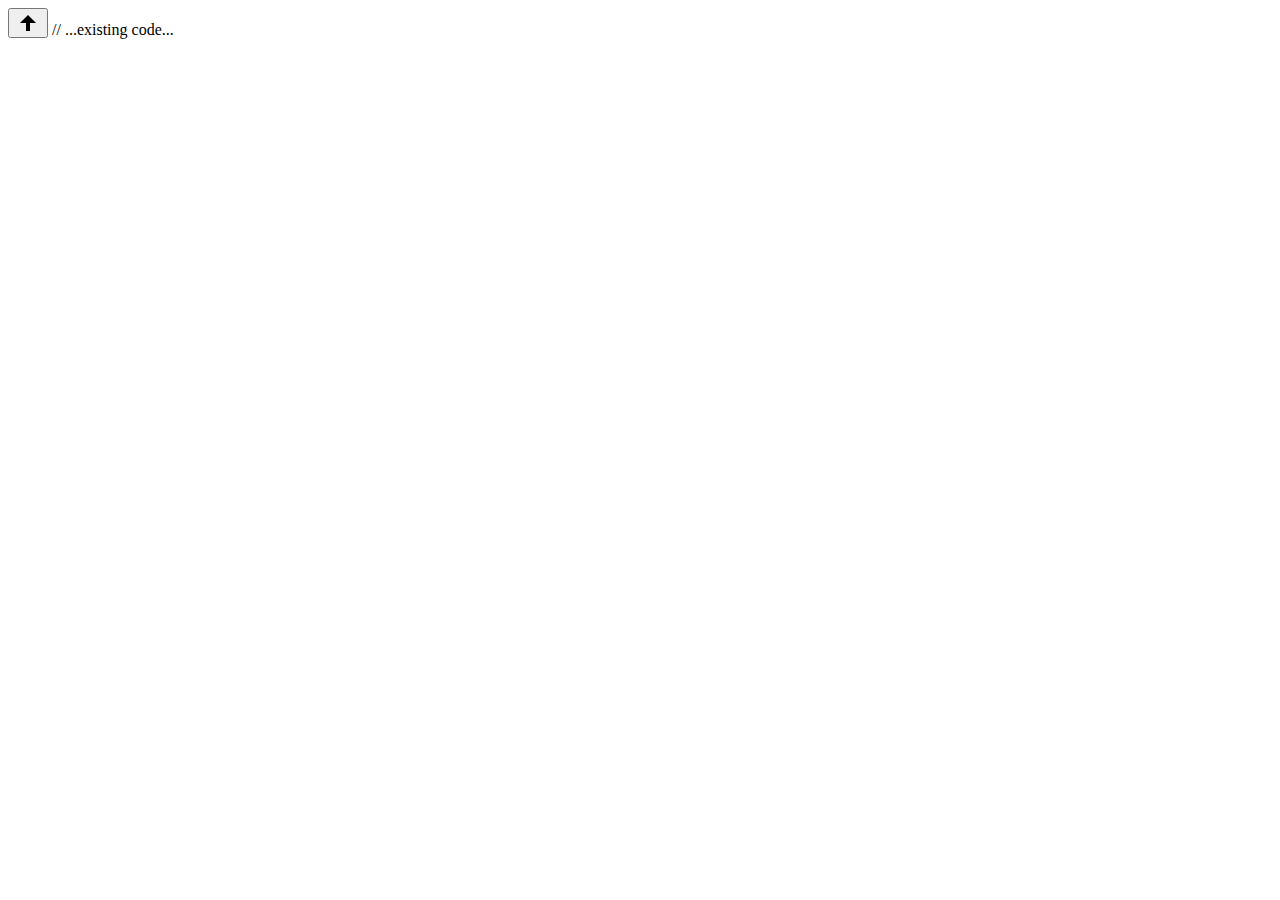
<file: scrolll.html>
<body>
    <div class="scroll-progress"></div>
    <button id="scrollTopBtn" class="scroll-top-btn" aria-label="Scroll to top">
        <svg viewBox="0 0 24 24" width="24" height="24">
            <path d="M12 4l-8 8h6v8h4v-8h6z"></path>
        </svg>
    </button>
    // ...existing code...
</file>
<file: style.css/contact.css>
/* Global */
body {
    font-family: 'Inter', sans-serif;
    margin: 0;
    padding: 0;
    color: #333;
  background: linear-gradient(135deg, #0f2027, #203a43, #2c5364);
}

/* Hero Section */
/* === RESET & BASE === */
* {
  margin: 0;
  padding: 0;
  box-sizing: border-box;
}
body {
  font-family: 'Inter', sans-serif;
  background: #0f2027;
  background: linear-gradient(135deg, #0f2027, #203a43, #2c5364);
  color: #fff;
  line-height: 1.6;
  overflow-x: hidden;
}

/* === HERO SECTION === */
.hero {
  display: grid;
  grid-template-columns: 1fr 1fr;
  align-items: center;
  padding: 5rem 10%;
  gap: 2rem;
}

.hero-left h1 {
  font-size: 3rem;
  font-family: 'Poppins', sans-serif;
  background: linear-gradient(90deg, #00c6ff, #0072ff);
  -webkit-background-clip: text;
  -webkit-text-fill-color: transparent;
}

.hero-left p {
  font-size: 1.1rem;
  color: #d9e6f2;
  margin-top: 1rem;
  max-width: 500px;
}

.hero-right img {
  width: 100%;
  border-radius: 1.5rem;
  box-shadow: 0 0 20px rgba(0, 0, 0, 0.3);
}

/* === ICON SECTION === */
/* === CONTACT ICONS SECTION === */
.contact-icons {
  display: flex;
  justify-content: center;
  align-items: center;
  flex-wrap: wrap;
  gap: 3rem;
  padding: 3rem 2rem;
  background: linear-gradient(135deg, #0f2027, #203a43, #2c5364);
  border-top: 1px solid rgba(255, 255, 255, 0.1);
  border-bottom: 1px solid rgba(255, 255, 255, 0.1);
  text-align: center;
}

/* Individual card styling */
.icon-card {
  background: rgba(255, 255, 255, 0.05);
  border-radius: 1rem;
  padding: 2rem 2.5rem;
  width: 220px;
  transition: all 0.3s ease;
  box-shadow: 0 6px 15px rgba(0, 0, 0, 0.2);
  backdrop-filter: blur(5px);
}

.icon-card i {
  font-size: 2.2rem;
  color: #00c6ff;
  margin-bottom: 0.8rem;
}

.icon-card h4 {
  font-size: 1.1rem;
  color: #fff;
  margin-bottom: 0.3rem;
  font-weight: 600;
  font-family: 'Poppins', sans-serif;
}

.icon-card p {
  font-size: 0.95rem;
  color: #d9e6f2;
}

/* Hover Effect */
.icon-card:hover {
  transform: translateY(-8px);
  background: rgba(255, 255, 255, 0.1);
  box-shadow: 0 8px 20px rgba(0, 198, 255, 0.3);
}

/* Responsive */
@media (max-width: 992px) {
  .contact-icons {
    gap: 2rem;
    padding: 2.5rem 1.5rem;
  }

  .icon-card {
    width: 180px;
    padding: 1.5rem 1.8rem;
  }
}

@media (max-width: 600px) {
  .contact-icons {
    flex-direction: column;
    gap: 1.5rem;
  }

  .icon-card {
    width: 100%;
    max-width: 320px;
  }
}


/* === MAIN CONTACT SECTION === */
.contact-main {
  display: grid;
  grid-template-columns: 1fr 1fr;
  gap: 3rem;
  padding: 5rem 10%;
  align-items: start;
}

.contact-details h2,
.contact-form h2 {
  font-size: 2rem;
  font-family: 'Poppins', sans-serif;
  margin-bottom: 1rem;
}

.contact-details p {
  margin-bottom: 2rem;
  color: #cddbe7;
}

.detail-item {
  display: flex;
  align-items: center;
  margin-bottom: 1.5rem;
  gap: 1rem;
}

.detail-item i {
  font-size: 1.5rem;
  color: #00c6ff;
}

.detail-item h3 {
  margin-bottom: 0.3rem;
  font-weight: 600;
}

.detail-item a {
  color: #a0e1ff;
  text-decoration: none;
}
.detail-item a:hover {
  text-decoration: underline;
}

/* === CONTACT FORM === */
.contact-form form {
  display: flex;
  flex-direction: column;
  gap: 1rem;
}

.contact-form input,
.contact-form textarea {
  width: 100%;
  padding: 0.9rem 1rem;
  border: none;
  border-radius: 8px;
  background: rgba(255, 255, 255, 0.1);
  color: #fff;
  font-size: 1rem;
  outline: none;
  transition: all 0.3s ease;
}

.contact-form input:focus,
.contact-form textarea:focus {
  background: rgba(255, 255, 255, 0.2);
  border-left: 3px solid #00c6ff;
}

.contact-form button {
  padding: 0.9rem 1rem;
  background: linear-gradient(90deg, #00c6ff, #0072ff);
  border: none;
  border-radius: 8px;
  color: #fff;
  font-size: 1rem;
  cursor: pointer;
  transition: background 0.3s ease;
}

.contact-form button:hover {
  background: linear-gradient(90deg, #0072ff, #00c6ff);
}

.form-message {
  margin-top: 0.5rem;
  font-size: 0.9rem;
  color: #a0e1ff;
}

/* === RESPONSIVE === */
@media (max-width: 992px) {
  .hero {
    grid-template-columns: 1fr;
    text-align: center;
  }

  .contact-main {
    grid-template-columns: 1fr;
  }

  .contact-icons {
    flex-direction: column;
    gap: 1rem;
  }
}
</file>
<file: style.css/stylesheet.css>
/* === RESET & BASE === */
*,
*::before,
*::after {
  box-sizing: border-box;
}
html {
  scroll-behavior: smooth;
}
body {
  margin: 0;
  font-family: 'Inter', 'Poppins', Arial, sans-serif;
background: linear-gradient(135deg, #0f2027, #203a43, #2c5364);
  color: #232946;
  min-height: 100vh;
  line-height: 1.6;
  transition: background 0.4s, color 0.4s;
}
img {
  max-width: 100%;
  display: block;
  border-radius: 12px;
}
a {
  color: inherit;
  text-decoration: none;
  transition: color 0.2s;
}
ul {
  list-style: none;
  padding: 0;
  margin: 0;
}

/* === HEADER === */
.main-header {
  width: 100%;
  background:linear-gradient(135deg, #97e0ff, #295364, #0077aa);
  box-shadow: 0 2px 16px #6366f122;
  position: sticky;
  top: 0;
  z-index: 20;
  display: flex;
  align-items: center;
  justify-content: space-between;
  padding: 0 4vw;
  min-height: 70px;
}
.logo {
  display: flex;
  align-items: center;
  gap: 10px;
}
.logo-img {
  width: 48px;
  height: 48px;
  border-radius: 12px;
  object-fit: cover;
  margin-right: 8px;
}
.logo-text {
  font-family: 'Poppins', sans-serif;
  font-size: 1.5rem;
  font-weight: 700;
  color: #6366f1;
  letter-spacing: 1px;
}
.logo-dot {
  color: #fbbf24;
  font-size: 1.7rem;
}
.navbar ul {
  display: flex;
  gap: 28px;
  align-items: center;
}
.nav-link {
  font-size: 1.08rem;
  font-weight: 500;
  color: #232946;
  padding: 8px 14px;
  border-radius: 8px;
  transition: background 0.2s, color 0.2s;
}
.nav-link.active,
.nav-link:hover {
  background: #6366f1;
  color: #fff;
}
.hamburger {
  display: none;
  flex-direction: column;
  gap: 5px;
  background: none;
  border: none;
  cursor: pointer;
  margin-left: 18px;
}
.hamburger span {
  display: block;
  width: 28px;
  height: 3px;
  background: #6366f1;
  border-radius: 2px;
  transition: all 0.3s;
}

/* === HERO SECTION === */
.hero-section {
  position: relative;
  min-height: 50vh;
  display: flex;
  align-items: center;
  justify-content: center;
  padding: 48px 0 0 0;
  overflow: hidden;
}
.hero-bg-animated {
  position: absolute;
  inset: 0;
  background: linear-gradient(135deg, #0f2027, #203a43, #2c5364);
  opacity: 0.13;
  z-index: 0;
}
.hero-container {
  position: relative;
  z-index: 1;
  display: flex;
  align-items: center;
  gap: 48px;
  max-width: 1100px;
  margin: 0 auto;
  flex-wrap: wrap;
  justify-content: center;
}
.hero-profile-img {
  width: 470px;
  height: 470px;
  border-radius: 50%;
  object-fit: cover;
  box-shadow: 0 4px 24px #6366f133;
  border: 5px solid #fff;
  margin-bottom: 18px;
}


.hero-profile-img {
  border: none !important;
  outline: none !important;
  box-shadow: none !important;
}
.hero-glass-card {
  background: linear-gradient(135deg, rgba(99,102,241,0.18) 0%, rgba(251,191,36,0.13) 100%);
  border-radius: 22px;
  box-shadow: 0 8px 32px 0 rgba(99,102,241,0.13);
  padding: 36px 32px;
  min-width: 420px;
  max-width: 420px;
  margin: 0 auto;
  text-align: center;
}
/* ===== Hero Glass Card Base Style ===== */
.hero-glass-card {
  background: rgba(255, 255, 255, 0.08);
  backdrop-filter: blur(12px);
  border: 1px solid rgba(255, 255, 255, 0.15);
  border-radius: 20px;
  padding: 3rem;
  text-align: center;
  box-shadow: 0 6px 20px rgba(0, 0, 0, 0.25);
  transform-style: preserve-3d;
  transition: transform 0.5s ease, box-shadow 0.5s ease, border-color 0.5s ease;
  cursor: pointer;
  perspective: 1000px;
}

/* Smooth hover (lift + glow) */
.hero-glass-card:hover {
  transform: translateY(-10px) scale(1.05);
  box-shadow: 0 10px 35px rgba(0, 255, 204, 0.4);
  border-color: rgba(0, 255, 204, 0.4);
}

/* Optional hover text and button accent */
.hero-glass-card:hover h1,
.hero-glass-card:hover p {
  color: #00ffc8;
  transition: color 0.4s ease;
}

.hero-glass-card:hover .hero-btn {
  background: linear-gradient(90deg, #00ffc8, #00b7ff);
  box-shadow: 0 0 15px rgba(0, 255, 204, 0.5);
  transform: scale(1.05);
  transition: all 0.4s ease;
}

/* Reset tilt when mouse leaves */
.hero-glass-card.reset {
  transform: rotateY(0deg) rotateX(0deg) scale(1);
  transition: transform 0.8s ease;
}

.hero-glass-card h1 {
  font-size: 2.2rem;
  font-family: 'Poppins', sans-serif;
  color: burlywood;
  margin-bottom: 10px;
}
.hero-glass-card .highlight {
  color: #027c83;
  font-weight: 700;
}
.wave {
  font-size: 1.5em;
  display: inline-block;
  animation: waveAnim 2s infinite;
}
@keyframes waveAnim {
  0%, 60%, 100% { transform: rotate(0deg);}
  10% { transform: rotate(14deg);}
  20% { transform: rotate(-8deg);}
  30% { transform: rotate(14deg);}
  40% { transform: rotate(-4deg);}
  50% { transform: rotate(10deg);}
}
.hero-desc {
  color:whitesmoke;
  font-size: 1.15rem;
  margin-bottom: 18px;
}
.hero-quote {
  font-style: italic;
  color: #07b8ee;
  background: #e0e7ff;
  border-radius: 10px;
  padding: 10px 16px;
  margin-bottom: 18px;
  font-size: 1.08rem;
  box-shadow: 0 2px 8px #6366f122;
}
.btn-primary, .hero-btn {
  display: inline-block;
background: linear-gradient(135deg, #0582a5, #acb6e5e1);

  color: #fff;
  font-weight: 700;
  font-size: 1.08rem;
  padding: 12px 32px;
  border: none;
  border-radius: 10px;
  box-shadow: 0 2px 8px #6366f122;
  cursor: pointer;
  margin-top: 10px;
  transition: background 0.2s, transform 0.2s;
}
.btn-primary:hover, .hero-btn:hover {
  background: linear-gradient(90deg, #fbbf24 0%, #6366f1 100%);
  transform: scale(1.04);
}

/* === ABOUT SECTION === */
.about-section {
  padding: 64px 0 0 0;
  background: none;
}
.about-header-row {
  text-align: center;
  margin-bottom: 24px;
}
.about-view-label {
  font-size: 3rem;
  color: rgb(10, 134, 236);
  font-weight: 600;
  letter-spacing: 0.5px;
}
.section-title {
  font-size: 5.5rem;
  font-family: 'Poppins', sans-serif;
  color:#6366f1;
  margin: 8px 0 0 0;
  font-weight: 700;
}
.about-image-section {
  display: flex;
  justify-content: center;
  margin-bottom: 24px;
}
.about-profile-img {
  border: none !important;
  outline: none !important;
  box-shadow: none !important;
}
.about-profile-img {
  width: 620px;
  height: 420px;
margin-left: 00px;
  object-fit: cover;
  border: 4px solid #6366f1;
  box-shadow: 0 2px 16px #6366f122;
  cursor: pointer;
  transition: border 0.2s;
}
.about-profile-img:hover {
  border: 4px solid #fbbf24;
}
.about-img-upload-label {
  display: flex;
  flex-direction: column;
  align-items: center;
  cursor: pointer;
}
.about-img-upload-text {
  font-size: 0.95rem;
  color: #6366f1;
  margin-top: 6px;
  font-weight: 500;
}
.about-cards-wrap {
  display: flex;
  gap: 36px;
  justify-content: center;
  align-items: stretch;
  flex-wrap: wrap;
  margin: 40px 0 0 0;
}
.about-card-glass,
.about-skills-glass {
  background: linear-gradient(135deg, rgba(99,102,241,0.18) 0%, rgba(251,191,36,0.13) 100%);
  box-shadow: 0 8px 32px 0 rgba(31, 38, 135, 0.18);
  border-radius: 22px;
  border: 1.5px solid rgba(255,255,255,0.25);
  backdrop-filter: blur(12px);
  -webkit-backdrop-filter: blur(12px);
  padding: 36px 32px 32px 32px;
  min-width: 320px;
  max-width: 410px;
  flex: 1 1 340px;
  transition: transform 0.25s, box-shadow 0.25s;
  position: relative;
  overflow: hidden;
  margin-bottom: 10px;
  color:whitesmoke;
 
}
.about-card-glass:hover,
.about-skills-glass:hover {
  transform: translateY(-8px) scale(1.025);
  box-shadow: 0 16px 48px 0 rgba(99,102,241,0.18), 0 2px 16px #fbbf2444;
}
.about-card-title {
  font-size: 1.5rem;
  font-family: 'Poppins', sans-serif;
  color: #6366f1;
  margin-bottom: 18px;
  letter-spacing: 0.5px;
  font-weight: 700;
}
.about-skills-icons {
  display: flex;
  flex-wrap: wrap;
  gap: 18px;
  margin-bottom: 18px;
  justify-content: flex-start;
}
.about-skill {
  background: linear-gradient(90deg, #e0e7ff 60%, #f8fafc 100%);
  border-radius: 12px;
  padding: 12px 18px;
  font-size: 1.05rem;
  font-weight: 600;
  color: #232946;
  display: flex;
  align-items: center;
  gap: 8px;
  box-shadow: 0 2px 8px #6366f122;
  transition: transform 0.18s, box-shadow 0.18s, background 0.18s;
  cursor: pointer;
}
.about-skill:hover {
  background: #fff;
  transform: translateY(-6px) scale(1.07);
  box-shadow: 0 6px 24px #6366f133;
}

/* === PROJECTS SECTION === */
.projects-section {
    padding: 6rem 2rem;
background: linear-gradient(135deg, #0f2027, #203a43, #2c5364);
    position: relative;
    overflow: hidden;
}
.projects-intro {
    text-align: center;
    font-size: 1.2rem;
    color: whitesmoke;
    margin-bottom: 2rem;
    max-width: 700px;
    margin-left: auto;
    margin-right: auto;
}
.projects-header {
    text-align: center;
    margin-bottom: 4rem;
    
}

.projects-label {
    display: inline-flex;
    align-items: center;
    gap: 0.5rem;
    padding: 0.5rem 1.5rem;
    background: rgba(99, 102, 241, 0.1);
    border-radius: 50px;
    margin-bottom: 1.5rem;
}

.projects-emoji {
    font-size: 1.2rem;
    animation: float 3s ease-in-out infinite;
}

.label-text {
    color: #009b4b;
    font-weight: 500;
}

.projects-container {
    display: grid;
    grid-template-columns: repeat(auto-fit, minmax(320px, 1fr));
    gap: 2rem;
    max-width: 1400px;
    margin: 0 auto;
    padding: 1rem;
    
}

.project-card {
    background: rgba(255, 255, 255, 0.03);
    border-radius: 24px;
    padding: 2rem;
    position: relative;
    overflow: hidden;
    border: 1px solid rgba(255, 255, 255, 0.1);
    transition: all 0.4s cubic-bezier(0.4, 0, 0.2, 1);
    
}

.project-card:hover {
    transform: translateY(-10px);
    border-color: #6366f1;
}

.project-content {
    position: relative;
    z-index: 2;
 
}

.project-icon-wrap {
    width: 60px;
    height: 60px;
    background: linear-gradient(135deg, rgba(99, 102, 241, 0.2), rgba(99, 102, 241, 0.1));
    border-radius: 16px;
    display: flex;
    align-items: center;
    justify-content: center;
    margin-bottom: 1.5rem;
}

.project-icon {
    font-size: 1.8rem;
    transition: transform 0.3s ease;
}

.project-card:hover .project-icon {
    transform: scale(1.2) rotate(5deg);
}

.project-title {
    font-size: 1.5rem;
  color: #6366f1;
    margin-bottom: 1rem;
}

.project-description {
    color: whitesmoke;
    margin-bottom: 1.5rem;
    line-height: 1.6;
}

.project-tech-stack {
    display: flex;
    flex-wrap: wrap;
    gap: 0.5rem;
    margin-bottom: 1.5rem;
}

.tech-tag {
    padding: 0.5rem 1rem;
    background: rgba(99, 102, 241, 0.1);
    border-radius: 50px;
    font-size: 0.8rem;
    color: #6366f1;
}

.project-stats {
    display: flex;
    justify-content: space-around;
    margin-bottom: 1.5rem;
    padding: 1rem 0;
    border-top: 1px solid rgba(255, 255, 255, 0.1);
    border-bottom: 1px solid rgba(255, 255, 255, 0.1);
}

.stat {
    text-align: center;
}

.stat-number {
    display: block;
    font-size: 1.5rem;
    font-weight: 700;
    color: #fff;
    margin-bottom: 0.25rem;
}

.stat-label {
    font-size: 0.8rem;
    color: #94a3b8;
}

.project-links {
    display: flex;
    gap: 1rem;
}

.project-btn {
    flex: 1;
    padding: 0.75rem 1.5rem;
    border-radius: 12px;
    text-align: center;
    text-decoration: none;
    font-weight: 500;
    transition: all 0.3s ease;
}

.project-btn.primary {
    background: linear-gradient(135deg, #6366f1, #818cf8);
    color: white;
}

.project-btn.secondary {
    background: rgba(255, 255, 255, 0.05);
    color: #fff;
    border: 1px solid rgba(255, 255, 255, 0.1);
}

.project-blur {
    position: absolute;
    top: 0;
    left: 0;
    right: 0;
    bottom: 0;
    background: radial-gradient(
        circle at top right,
        rgba(99, 102, 241, 0.15),
        transparent 50%
    );
    opacity: 0;
    transition: opacity 0.3s ease;
}

.project-card:hover .project-blur {
    opacity: 1;
}

@keyframes float {
    0%, 100% { transform: translateY(0); }
    50% { transform: translateY(-10px); }
}

/* Responsive Design */
@media (max-width: 768px) {
    .projects-section {
        padding: 4rem 1rem;
    }

    .projects-container {
        grid-template-columns: 1fr;
    }

    .project-card {
        padding: 1.5rem;
    }
}

@media (max-width: 480px) {
    .project-links {
        flex-direction: column;
    }

    .stat-number {
        font-size: 1.25rem;
    }
}


/* === FOOTER === */
/* ===== FOOTER ===== */
.main-footer {
background: linear-gradient(135deg, #0f2027, #203a43, #2c5364);
  color: #ffffff;
  font-family: "Poppins", sans-serif;
  padding: 60px 20px 30px;
  position: relative;
  overflow: hidden;
}

.footer-container {
  max-width: 1200px;
  margin: 0 auto;
}

.footer-grid {
  display: grid;
  grid-template-columns: repeat(auto-fit, minmax(230px, 1fr));
  gap: 2.5rem;
}

/* Brand */
.footer-logo {
  font-size: 1.8rem;
  font-weight: 700;
}

.footer-desc {
  margin-top: 10px;
  color: #b8c2cc;
  font-size: 0.95rem;
  line-height: 1.6;
}

/* Links */
.footer-links h4,
.footer-contact h4 {
  font-size: 1.2rem;
  color: #00c6ff;
  margin-bottom: 10px;
  font-weight: 600;
}

.footer-links ul {
  list-style: none;
}

.footer-links ul li {
  margin: 8px 0;
}

.footer-links a {
  color: #b8c2cc;
  text-decoration: none;
  transition: all 0.3s ease;
}

.footer-links a:hover {
  color: #00c6ff;
  text-shadow: 0 0 10px #00c6ff;
}

/* Contact */
.footer-contact p {
  margin: 8px 0;
  color: #b8c2cc;
  font-size: 0.95rem;
}

.footer-contact i {
  margin-right: 8px;
  color: #00c6ff;
}

/* Social Icons */

/* ===== SOCIAL LINKS STYLES ===== */
.social-links {
  display: flex;
  gap: 15px;
  justify-content: center;
  align-items: center;
  margin-top: 20px;
}

.social-icon {
  width: 50px;
  height: 50px;
  display: flex;
  justify-content: center;
  align-items: center;
  border-radius: 50%;
  color: white;
  font-size: 22px;
  transition: all 0.4s ease;
  text-decoration: none;
  box-shadow: 0 4px 15px rgba(0,0,0,0.2);
}

/* Facebook */
.social-icon.facebook {
  background: linear-gradient(45deg, #1877F2, #4e9af1);
}

/* Instagram */
.social-icon.instagram {
  background: radial-gradient(circle at 30% 107%, #fdf497 0%, #fdf497 5%, #fd5949 45%, #d6249f 60%, #285AEB 90%);
}

/* LinkedIn */
.social-icon.linkedin {
  background: linear-gradient(45deg, #0077B5, #00A0DC);
}

/* Twitter / X */
.social-icon.twitter {
  background: linear-gradient(45deg, #1DA1F2, #0d8de1);
}

/* GitHub */
.social-icon.github {
  background: linear-gradient(45deg, #333, #6e5494);
}

/* WhatsApp */
.social-icon.whatsapp {
  background: linear-gradient(45deg, #25D366, #128C7E);
}

/* Hover Effect */
.social-icon:hover {
  transform: scale(1.1) rotate(5deg);
  box-shadow: 0 6px 20px rgba(0,0,0,0.3);
}

/* Animation for appearance */
.social-links a {
  opacity: 0;
  transform: translateY(20px);
}
.social-links a.visible {
  opacity: 1;
  transform: translateY(0);
  transition: all 0.5s ease;
}

/* Bottom Bar */
.footer-bottom {
  margin-top: 40px;
  border-top: 1px solid rgba(255, 255, 255, 0.1);
  text-align: center;
  padding-top: 20px;
  font-size: 0.9rem;
  color: #b8c2cc;
}

.footer-heart {
  color: #ff4d6d;
}

/* Gradient Text */
.gradient-text {
  background: linear-gradient(90deg, #00c6ff, #7a00ff);
  -webkit-background-clip: text;
  color: transparent;
}

/* Animation effect on load */
.footer-section,
.footer-links,
.footer-contact {
  opacity: 0;
  transform: translateY(40px);
  transition: all 0.8s ease;
}

.footer-visible {
  opacity: 1;
  transform: translateY(0);
}

/* Responsive */
@media (max-width: 768px) {
  .footer-grid {
    grid-template-columns: 1fr 1fr;
  }
}

@media (max-width: 480px) {
  .footer-grid {
    grid-template-columns: 1fr;
    text-align: center;
  }

  .social-links {
    justify-content: center;
  }
}

/* === GRADIENT TEXT === */
.gradient-text {
  background: linear-gradient(90deg, #6366f1 0%, #fbbf24 100%);
  background-clip: text;
  -webkit-background-clip: text;
  -webkit-text-fill-color: transparent;
  font-weight: 700;
}

/* === RESPONSIVE STYLES === */
@media (max-width: 1100px) {
  .hero-container {
    flex-direction: column;
    gap: 18px;
    padding: 0 2vw;
  }
  .about-cards-wrap {
    flex-direction: column;
    gap: 24px;
    align-items: stretch;
  }
  .about-card-glass,
  .about-skills-glass {
    min-width: unset;
    max-width: 100vw;
    padding: 24px 10vw 24px 10vw;
  }
  .projects-grid {
    gap: 24px;
    padding: 0 2vw;
  }

}
@media (max-width: 900px) {
  .main-header {
    padding: 0 2vw;
  }
  .navbar ul {
    gap: 14px;
  }
  .footer-content {
    padding: 24px 8vw 12px 8vw;
    max-width: 100vw;
  }
  .footer-social-link {
    width: 40px;
    height: 40px;
    font-size: 1.1rem;
  }
  .footer-text {
    font-size: 1rem;
  }
  .projects-grid {
    grid-template-columns: 1fr;
  }
}
@media (max-width: 700px) {
  .main-header {
    flex-direction: column;
    min-height: unset;
    padding: 0 1vw;
  }
  .logo-img {
    width: 38px;
    height: 38px;
  }
  .logo-text {
    font-size: 1.1rem;
  }
  .navbar ul {
    flex-direction: column;
    gap: 8px;
    background: linear-gradient(greenyellow);
    position: absolute;
    top: 60px;
    left: 0;
    right: 0;
    display: none;
    padding: 12px 0;
    border-radius: 0 0 12px 12px;
    box-shadow: 0 2px 16px #6366f122;
  }
  .navbar.open ul {
    display: flex;
  }
  .hamburger {
    display: flex;
    height: 100px;
  }
  .hero-section {
    padding: 24px 0 0 0;
  }
  .hero-profile-img {
    width: 100px;
    height: 100px;
  }
  .hero-glass-card {
    padding: 18px 8px;
    min-width: unset;
    max-width: 98vw;
  }
  .about-section,
  .projects-section,

  .contact-section {
    padding: 32px 0 0 0;
  }
  .about-card-title,
  .section-title {
    font-size: 1.1rem;
  }
  .about-cards-wrap {
    gap: 16px;
  }
  .about-card-glass,
  .about-skills-glass {
    padding: 14px 2vw;
  }
  .projects-header-row {
    margin-bottom: 18px;
  }
  .projects-intro {
    font-size: 1rem;
  }
  .project-flip-front,
  .project-flip-back {
    padding: 14px 6px 12px 6px;
  }

  .contact-form {
    padding: 10px 2vw;
  }
  .footer-content {
    padding: 16px 2vw 8px 2vw;
    gap: 10px;
  }
  .footer-social-row {
    gap: 10px;
  }
  .footer-social-link {
    width: 34px;
    height: 34px;
    font-size: 1rem;
  }
  .footer-text {
    font-size: 0.95rem;
    gap: 1px;
  }
  .footer-animated-bar {
    height: 3px;
    margin-top: 10px;
  }
}
@media (max-width: 500px) {
  .about-cards-wrap {
    gap: 10px;
  }
  .about-card-glass,
  .about-skills-glass,

  .contact-form {
    padding: 8px 1vw;
  }
  .footer-content {
    padding: 8px 1vw 4px 1vw;
  }
}

/* === ANIMATIONS === */
.animate__animated {
  animation-duration: 1s;
  animation-fill-mode: both;
}
.animate__fadeInLeft {
  animation-name: fadeInLeft;
}
.animate__fadeInRight {
  animation-name: fadeInRight;
}
.animate__fadeInDown {
  animation-name: fadeInDown;
}
.animate__fadeInUp {
  animation-name: fadeInUp;
}
@keyframes fadeInLeft {
  from { opacity: 0; transform: translateX(-40px);}
  to { opacity: 1; transform: translateX(0);}
}
@keyframes fadeInRight {
  from { opacity: 0; transform: translateX(40px);}
  to { opacity: 1; transform: translateX(0);}
}
@keyframes fadeInDown {
  from { opacity: 0; transform: translateY(-40px);}
  to { opacity: 1; transform: translateY(0);}
}
@keyframes fadeInUp {
  from { opacity: 0; transform: translateY(40px);}
  to { opacity: 1; transform: translateY(0);}
}

/* ...existing code... */

/* Hamburger styles */
/* ...existing code... */
.hamburger {
  display: none;
  flex-direction: column;
  gap: 5px;
  background: none;
  border: none;
  cursor: pointer;
  margin-left: 18px;
  z-index: 30;
  width: 40px;
  height: 60px; /* Increased height for easier tapping */
  justify-content: center;
  align-items: center;
}
/* ...existing code... */
.hamburger span {
  display: block;
  width: 28px;
  height: 3px;
  background: #6366f1;
  border-radius: 2px;
  transition: all 0.3s;
}
.hamburger.is-active span:nth-child(1) {
  transform: translateY(8px) rotate(45deg);
}
.hamburger.is-active span:nth-child(2) {
  opacity: 0;
}
.hamburger.is-active span:nth-child(3) {
  transform: translateY(-8px) rotate(-45deg);
}

/* Responsive Navbar */
@media (max-width: 900px) {
  .navbar ul {
    flex-direction: column;
    gap: 0;
    background: #fff;
    position: absolute;
    top: 70px;
    left: 0;
    right: 0;
    display: none;
    padding: 12px 0;
    border-radius: 0 0 12px 12px;
    box-shadow: 0 2px 16px #6366f122;
    z-index: 20;
  }
  .navbar.open ul {
    display: flex;
  }
  .hamburger {
    display: flex;
  }
  .main-header {
    position: relative;
    flex-direction: row;
    min-height: 70px;
    padding: 0 2vw;
  }
}

/* === SERVICES SECTION === */
/* Home Services Section */
.home-services-section {
    padding: 6rem 2rem;
background: linear-gradient(135deg, #0f2027, #203a43, #2c5364);
    position: relative;
    overflow: hidden;
}

.home-services-header {
    text-align: center;
    margin-bottom: 4rem;
    position: relative;
    z-index: 2;
}

.service-label {
    display: inline-flex;
    align-items: center;
    gap: 0.5rem;
    padding: 0.5rem 1.5rem;
    background: rgba(99, 102, 241, 0.1);
    border-radius: 50px;
    margin-bottom: 1.5rem;
}

.service-emoji {
    font-size: 1.2rem;
    animation: float 3s ease-in-out infinite;
}

.label-text {
    color: #6366f1;
    font-weight: 500;
}

.section-title {
    font-size: 2.5rem;
    color: #ffffff;
    margin-bottom: 1rem;
}

.services-intro {
    max-width: 600px;
    margin: 0 auto;
    color: whitesmoke;
    font-size: 1.1rem;
    line-height: 1.6;
}

.services-grid {
    display: grid;
    grid-template-columns: repeat(auto-fit, minmax(280px, 1fr));
    gap: 2rem;
    max-width: 1200px;
    margin: 0 auto;
    padding: 1rem;
}

.service-card {
    position: relative;
    background: rgba(255, 255, 255, 0.03);
    border-radius: 24px;
    padding: 2rem;
    transition: all 0.4s cubic-bezier(0.4, 0, 0.2, 1);
    border: 1px solid rgba(255, 255, 255, 0.1);
    overflow: hidden;
}

.service-card:hover {
    transform: translateY(-10px);
    border-color: #6366f1;
}

.service-card-inner {
    position: relative;
    z-index: 2;
  
}

.service-icon-wrap {
    width: 60px;
    height: 60px;
    background: linear-gradient(135deg, rgba(99, 102, 241, 0.2), rgba(99, 102, 241, 0.1));
    border-radius: 16px;
    display: flex;
    align-items: center;
    justify-content: center;
    margin-bottom: 1.5rem;
}

.service-icon {
    font-size: 1.8rem;
    transition: transform 0.3s ease;
}

.service-card:hover .service-icon {
    transform: scale(1.2) rotate(5deg);
}

.service-title {
     color: #6366f1;
    font-size: 1.5rem;
    margin-bottom: 1rem;
}

.service-desc {
    color:white;
    margin-bottom: 1.5rem;
    line-height: 1.6;
}

.service-features {
    list-style: none;
    padding: 0;
    margin: 0 0 1.5rem 0;
}

.service-features li {
    color: whitesmoke;
    margin-bottom: 0.5rem;
    display: flex;
    align-items: center;
    gap: 0.5rem;
}

.service-cta {
    display: inline-flex;
    align-items: center;
    padding: 0.75rem 1.5rem;
    background: linear-gradient(135deg, #6366f1, #818cf8);
    border-radius: 50px;
    color: white;
    text-decoration: none;
    font-weight: 500;
    transition: all 0.3s ease;
}

.service-cta:hover {
    transform: translateX(5px);
    box-shadow: 0 4px 15px rgba(99, 102, 241, 0.3);
}

.card-blur {
    position: absolute;
    top: 0;
    left: 0;
    right: 0;
    bottom: 0;
    background: radial-gradient(
        circle at top right,
        rgba(99, 102, 241, 0.15),
        transparent 50%
    );
    opacity: 0;
    transition: opacity 0.3s ease;
}

.service-card:hover .card-blur {
    opacity: 1;
}

@keyframes float {
    0%, 100% { transform: translateY(0); }
    50% { transform: translateY(-10px); }
}

/* Responsive Design */
@media (max-width: 768px) {
    .home-services-section {
        padding: 4rem 1rem;
    }

    .section-title {
        font-size: 2rem;
    }

    .services-grid {
        gap: 1.5rem;
    }

    .service-card {
        padding: 1.5rem;
    }
}

@media (max-width: 480px) {
    .section-title {
        font-size: 1.75rem;
    }

    .service-icon-wrap {
        width: 50px;
        height: 50px;
    }

    .service-icon {
        font-size: 1.5rem;
    }
}

.about-image-section {
    flex: 0 0 400px;
    position: relative;
}

.about-intro {
    flex: 1;
}

.intro-content {
    opacity: 0;
    transform: translateY(20px);
    animation: fadeInUp 0.8s ease forwards;
}

.intro-subtitle {
    color: #6366f1;
    font-size: 1.1rem;
    font-weight: 600;
    text-transform: uppercase;
    letter-spacing: 2px;
    display: block;
    margin-bottom: 7rem;
}

.intro-name {
    display: flex;
    flex-direction: column;
    gap: 0.5rem;
    margin-bottom: 1.5rem;
}

.greeting {
    font-size: 1.5rem;
    color: rgb(236, 134, 0);
    font-weight: 500;
}

.name {
    font-size: 3.5rem;
    font-weight: 800;
    background: linear-gradient(135deg, #9d9ee4 0%, #bd6207e5 100%);
    -webkit-background-clip: text;
    background-clip: text;
    -webkit-text-fill-color: transparent;
    line-height: 1.1;
}

.intro-bio {
    font-size: 1.2rem;
    line-height: 1.7;
    color: whitesmoke;
    margin-bottom: 2rem;
    max-width: 600px;
}

.highlight {
    color: #6366f1;
    font-weight: 600;
}

.tech {
    background: rgba(99,102,241,0.1);
   
    padding: 0.2rem 0.5rem;
    border-radius: 4px;
    font-weight: 600;
    transition: all 0.3s ease;
}

.tech:hover {
    background: rgba(99,102,241,0.2);
    transform: translateY(-2px);
}

.intro-tags {
    display: flex;
    gap: 1rem;
    flex-wrap: wrap;
}

.tag {
    background: rgba(99,102,241,0.1);
    padding: 0.5rem 1rem;
    border-radius: 999px;
  background:  linear-gradient(135deg, #0582a5, #acb6e5e1);
    font-size: 0.95rem;
    font-weight: 500;
    transition: all 0.3s ease;
}

.tag:hover {
    transform: translateY(-2px);
     background: linear-gradient(90deg, #fbbf24 0%, #6366f1 100%);
}

@keyframes fadeInUp {
    from {
        opacity: 0;
        transform: translateY(20px);
    }
    to {
        opacity: 1;
        transform: translateY(0);
    }
}

/* Responsive Design */
@media (max-width: 1024px) {
    .about-intro-container {
        gap: 2rem;
    }

    .about-image-section {
        flex: 0 0 350px;
    }

    .name {
        font-size: 3rem;
    }
}

@media (max-width: 768px) {
    .about-intro-container {
        flex-direction: column;
        text-align: center;
    }

    .about-image-section {
        flex: 0 0 auto;
        width: 100%;
        max-width: 300px;
        margin: 0 auto;
    }

    .intro-tags {
        justify-content: center;
    }

    .intro-bio {
        margin: 1.5rem auto;
    }
}

@media (max-width: 480px) {
    .about-intro-container {
        padding: 0 1rem;
    }

    .name {
        font-size: 2.5rem;
    }

    .intro-bio {
        font-size: 1.1rem;
    }

    .tag {
        font-size: 0.9rem;
    }
}

/*Resume section*/
/* Resume Section Styles */
.resume-section {
    padding: 6rem 2rem;
    background: linear-gradient(135deg, #0f2027, #203a43, #2c5364);
    position: relative;
    overflow: hidden;
}
.timeline-content {
    color: #e0e7ff;
    position: relative;
    padding-left: 2rem;
    margin-left: 1rem;
    border-left: 2px 
   
}
.resume-header {
    text-align: center;
    margin-bottom: 4rem;
    position: relative;
    z-index: 2;
}

.resume-label {
    display: inline-flex;
    align-items: center;
    gap: 0.5rem;
    padding: 0.5rem 1.5rem;
    background: rgba(99, 102, 241, 0.1);
    border-radius: 50px;
    margin-bottom: 1.5rem;
}

.resume-emoji {
    font-size: 1.2rem;
    animation: float 3s ease-in-out infinite;
}

.resume-intro {
    max-width: 600px;
    margin: 0 auto;
    color: whitesmoke;
    font-size: 1.1rem;
    line-height: 1.6;
}

.resume-container {
    max-width: 800px;
    margin: 0 auto;
    padding: 1rem;
}

.resume-card {
    background: rgba(255, 255, 255, 0.03);
    border-radius: 24px;
    padding: 3rem;
    position: relative;
    overflow: hidden;
    border: 1px solid rgba(255, 255, 255, 0.1);
    transition: all 0.4s cubic-bezier(0.4, 0, 0.2, 1);
}

.resume-card:hover {
    transform: translateY(-10px);
    border-color: #6366f1;
}

.resume-card-inner {
    position: relative;
    z-index: 2;
    text-align: center;
}

.resume-icon-wrap {
    width: 80px;
    height: 80px;
    background: linear-gradient(135deg, rgba(99, 102, 241, 0.2), rgba(99, 102, 241, 0.1));
    border-radius: 20px;
    display: flex;
    align-items: center;
    justify-content: center;
    margin: 0 auto 2rem;
}

.resume-icon {
    font-size: 2.5rem;
    transition: transform 0.3s ease;
}

.resume-card:hover .resume-icon {
    transform: scale(1.2) rotate(5deg);
}

.resume-card-title {
    color: #fff;
    font-size: 2rem;
    margin-bottom: 1rem;
}

.resume-card-desc {
    color: #94a3b8;
    font-size: 1.1rem;
    margin-bottom: 2.5rem;
    line-height: 1.6;
}

.resume-highlights {
    display: grid;
    grid-template-columns: repeat(3, 1fr);
    gap: 1.5rem;
    margin-bottom: 3rem;
}

.highlight-item {
    display: flex;
    flex-direction: column;
    align-items: center;
    gap: 0.5rem;
}

.highlight-icon {
    font-size: 2rem;
    margin-bottom: 0.5rem;
}

.highlight-text {
    color: #cbd5e1;
    font-size: 0.9rem;
    text-align: center;
}

.resume-actions {
    display: flex;
    gap: 1.5rem;
    justify-content: center;
}

.resume-btn {
    display: inline-flex;
    align-items: center;
    gap: 0.75rem;
    padding: 1rem 2rem;
    border-radius: 50px;
    font-weight: 500;
    text-decoration: none;
    transition: all 0.3s ease;
}

.view-btn {
    background: rgba(255, 255, 255, 0.1);
    color: white;
    border: 1px solid rgba(255, 255, 255, 0.2);
}

.download-btn {
    background: linear-gradient(135deg, #6366f1, #818cf8);
    color: white;
}

.resume-btn:hover {
    transform: translateY(-2px);
    box-shadow: 0 4px 15px rgba(99, 102, 241, 0.3);
}

.btn-icon {
    font-size: 1.2rem;
}

.card-blur {
    position: absolute;
    top: 0;
    left: 0;
    right: 0;
    bottom: 0;
    background: radial-gradient(
        circle at top right,
        rgba(99, 102, 241, 0.15),
        transparent 50%
    );
    opacity: 0;
    transition: opacity 0.3s ease;
}

.resume-card:hover .card-blur {
    opacity: 1;
}

/* Responsive Design */
@media (max-width: 768px) {
    .resume-section {
        padding: 4rem 1rem;
    }

    .resume-card {
        padding: 2rem;
    }

    .resume-highlights {
        grid-template-columns: 1fr;
        gap: 2rem;
    }

    .highlight-item {
        flex-direction: row;
        justify-content: center;
    }

    .highlight-icon {
        margin-bottom: 0;
    }
}

@media (max-width: 480px) {
    .resume-actions {
        flex-direction: column;
    }

    .resume-btn {
        width: 100%;
        justify-content: center;
    }

    .resume-card-title {
        font-size: 1.75rem;
    }

    .resume-icon-wrap {
        width: 60px;
        height: 60px;
    }

    .resume-icon {
        font-size: 2rem;
    }
}

.about-content-wrapper {
    display: flex;
    align-items: center;
    gap: 2rem;
    max-width: 1200px;
    margin: 0 auto;
    padding: 2rem;
}

.about-intro {
    flex: 1;
    order: 1; /* Keeps intro on the left */
}

.about-image-section {
    flex: 1;
    order: 2; /* Moves image to the right */
    display: flex;
    justify-content: center;
}

/* Responsive design */
@media (max-width: 768px) {
    .about-content-wrapper {
        flex-direction: column-reverse;
        text-align: center;
        padding: 1rem;
    }

    .about-intro, .about-image-section {
        width: 100%;
    }

    .intro-tags {
        justify-content: center;
    }
}
</file>
<file: style.css/about.css>
/* === RESET & BASE === */
*,
*::before,
*::after {
  box-sizing: border-box;
}
html {
  scroll-behavior: smooth;
}
body {
  margin: 0;
  font-family: 'Inter', 'Poppins', Arial, sans-serif;
  background: linear-gradient(120deg, #f8fafc 0%, #e0e7ff 60%, #6366f1 100%);
  color: #232946;
  min-height: 100vh;
  line-height: 1.6;
  transition: background 0.4s, color 0.4s;
  position: relative;
  overflow-x: hidden;
}
a {
  color: inherit;
  text-decoration: none;
  transition: color 0.2s;
}
img {
  max-width: 100%;
  display: block;
  border-radius: 12px;
}

/* === HEADER (reuse from main site if needed) === */
.main-header {
  width: 100%;
  background: rgba(255,255,255,0.85);
  box-shadow: 0 2px 16px #6366f122;
  position: sticky;
  top: 0;
  z-index: 20;
  display: flex;
  align-items: center;
  justify-content: space-between;
  padding: 0 4vw;
  min-height: 70px;
}
.logo {
  display: flex;
  align-items: center;
  gap: 10px;
}
.logo-img {
  width: 48px;
  height: 48px;
  border-radius: 12px;
  object-fit: cover;
  margin-right: 8px;
}
.logo-text {
  font-family: 'Poppins', sans-serif;
  font-size: 1.5rem;
  font-weight: 700;
  color: #6366f1;
  letter-spacing: 1px;
}
.logo-dot {
 background: linear-gradient(90deg, #00f5ff, #6a11cb);
  font-size: 1.7rem;
}
.navbar ul {
  display: flex;
  gap: 28px;
  align-items: center;
}
.nav-link {
  font-size: 1.08rem;
  font-weight: 500;
  color: #232946;
  padding: 8px 14px;
  border-radius: 8px;
  transition: background 0.2s, color 0.2s;
}
.nav-link.active,
.nav-link:hover {
  background: #6366f1;
  color: #fff;
}
.hamburger {
  display: none;
  flex-direction: column;
  gap: 5px;
  background: none;
  border: none;
  cursor: pointer;
  margin-left: 18px;
}
.hamburger span {
  display: block;
  width: 28px;
  height: 3px;
  background: #6366f1;
  border-radius: 2px;
  transition: all 0.3s;
}

/* === ABOUT SECTION === */
.about-section {
  padding: 64px 0 0 0;
  background: none;
}
.about-header-row {
  text-align: center;
  margin-bottom: 24px;
}
.about-view-label {
  font-size: rem;
  color: #e30a5d;
  font-weight: 600;
  letter-spacing: 0.5px;
}
.section-title {
  font-size: 0.5rem;
  font-family: 'Poppins', sans-serif;
  color: #232946;
  margin: 8px 0 0 0;
  font-weight: 700;
}

/* === ABOUT IMAGE SECTION === */

.about-section {
  padding: 64px 0 0 0;
  background: none;
}
.about-header-row {
  text-align: center;
  margin-bottom: 24px;
}
.gradient-text{
   background: linear-gradient(90deg, #00f5ff, #6a11cb);
}
.section-title {
 background: linear-gradient(90deg, #00f5ff, #6a11cb);
  -webkit-background-clip: text;
  -webkit-text-fill-color: transparent;
}
.section-title {
  font-size: 5.5rem;
  font-family: 'Poppins', sans-serif;
 
  margin: 8px 0 0 0;
  font-weight: 700;
}
.about-image-section {
  display: flex;
  justify-content: center;
  margin-bottom: 24px;
}
.about-profile-img {
  border: none !important;
  outline: none !important;
  box-shadow: none !important;
}
.about-profile-img {
  width: 620px;
  height: 420px;
margin-left: 100px;
  object-fit: cover;
  border: 4px solid #6366f1;
  box-shadow: 0 2px 16px #6366f122;
  cursor: pointer;
  transition: border 0.2s;
}
.about-profile-img:hover {
  border: 4px solid #fbbf24;
}
.about-img-upload-label {
  display: flex;
  flex-direction: column;
  align-items: center;
  cursor: pointer;
}
.about-img-upload-text {
  font-size: 0.95rem;
  color: #6366f1;
  margin-top: 6px;
  font-weight: 500;
}
/* === ABOUT CARDS === */
.about-cards-wrap {
  display: flex;
  gap: 1px;
  justify-content: center;
  align-items: stretch;
  flex-wrap: wrap;
  margin: 10px 0 0 0;
}
.enhanced-card {
  background: linear-gradient(135deg, rgba(99,102,241,0.18) 0%, rgba(251,191,36,0.13) 100%);
  box-shadow: 0 8px 32px 0 rgba(31, 38, 135, 0.18);
  border-radius: 22px;
  border: 1.5px solid rgba(255,255,255,0.25);
  backdrop-filter: blur(12px);
  -webkit-backdrop-filter: blur(12px);
  padding: 36px 32px 32px 32px;
  min-width: 320px;
  max-width: 410px;
  flex: 1 1 340px;
  transition: transform 0.25s, box-shadow 0.25s;
  position: relative;
  overflow: hidden;
  margin-left: 120px; 
  margin-top: 40px;;
 
}
.enhanced-card:hover {
  transform: translateY(-8px) scale(1.025);
  box-shadow: 0 16px 48px 0 rgba(99,102,241,0.18), 0 2px 16px #fbbf2444;
}
.about-card-title {
  font-size: 5.5rem;
  font-family: 'Poppins', sans-serif;
  color: red;
  margin-bottom: auto;
  letter-spacing: 5px;
  font-weight: 1000;
  margin-left: 100px;
  height: 80px;
  width: 300px;
}
.highlight-Trust {
   background: linear-gradient(90deg, #6366f1 0%, #fbbf24 100%);
  font-weight: 700;
    background-clip: text;
  -webkit-background-clip: text;
  -webkit-text-fill-color: transparent;
  
}
.about-badge {
  display: inline-block;
  background: linear-gradient(135deg, #0582a5, #acb6e5e1);
  color: black;
  font-size: 0.92em;
  font-weight:100;
  border-radius: 999px;
  padding: 4px 14px;
  margin: 4px 6px 0 0;
  box-shadow: 0 2px 8px #6366f122;
  letter-spacing: 0.2px;
}
.highlight-name {
  color: whitesmoke;
  font-weight: 700;
  font-size: 2.18em;
  background: linear-gradient(90deg, #fbbf24 40%, #6366f1 100%);
  background-clip: text;
  -webkit-background-clip: text;
  -webkit-text-fill-color: transparent;
}
.highlight-role {
  color: #6366f1;
  font-weight: 700;
  background: linear-gradient(90deg, #6366f1 40%, #fbbf24 100%);
  background-clip: text;
  -webkit-background-clip: text;
  -webkit-text-fill-color: transparent;
}
.gradient-text {
  background: linear-gradient(90deg, #6366f1 0%, #fbbf24 100%);
  background-clip: text;
  -webkit-background-clip: text;
  -webkit-text-fill-color: transparent;
  font-weight: 700;
}
.highlight-work {
  font-weight: 700;
color: whitesmoke;
}
.highlight-work:hover {
  background: #6366f133;
}

/* === EXPERIENCE CARD === */
.about-experience-glass {
  background: linear-gradient(135deg, rgba(99,102,241,0.18) 0%, rgba(251,191,36,0.13) 100%);
  box-shadow: 0 8px 32px 0 rgba(31, 38, 135, 0.18);
  border-radius: 22px;
  border: 1.5px solid rgba(255,255,255,0.25);
  backdrop-filter: blur(12px);
  -webkit-backdrop-filter: blur(12px);
  padding: 36px 32px 32px 32px;
  min-width: 420px;
  max-width: 600px;
  margin: 40px auto 0 auto;
  transition: transform 0.25s, box-shadow 0.25s;
  position: relative;
  overflow: hidden;
}
.about-experience-icons {
  display: flex;
  flex-wrap: wrap;
  gap: 18px;
  margin-bottom: 18px;
  justify-content: flex-start;
}
.about-experience {
  background: linear-gradient(135deg, #0582a5, #acb6e5e1);
  border-radius: 12px;
  padding: 12px 18px;
  font-size: 1.05rem;
  font-weight: 600;
  color: #232946;
  display: flex;
  align-items: center;
  gap: 8px;
  box-shadow: 0 2px 8px #6366f122;
  transition: transform 0.18s, box-shadow 0.18s, background 0.18s;
  cursor: pointer;
}
.about-experience:hover {
  background: linear-gradient(90deg, #fbbf24 0%, #6366f1 100%);
  transform: translateY(-6px) scale(1.07);
  box-shadow: 0 6px 24px #6366f133;
}
.about-experience-quote {
  display: flex;
  align-items: center;
  gap: 10px;
  font-size: 1.15rem;
  font-style: italic;
  background: linear-gradient(90deg, #e0e7ff 60%, #f8fafc 100%);
  border-radius: 18px;
  box-shadow: 0 2px 16px #6366f122;
  padding: 18px 18px 14px 18px;
  margin-bottom: 18px;
  position: relative;
  overflow: hidden;
  justify-content: center;
  text-align: center;
}
.quote-mark {
  color: rgb(209, 119, 1);
  font-size: 2.2rem;
  opacity: 0.5;
  font-style: normal;
  line-height: 1;
}
.quote-text {
   color: #6366f1;
  font-size: 1.1em;
  font-style: italic;
  font-weight: 500;
  text-align: center;
  display: inline-block;
}
.quote-highlight {
color: black;
  font-weight: 700;
  display: block;
  margin-top: 8px;
}

/* === SKILL CARD === */
.skill-card-section {
   background: linear-gradient(135deg, rgba(99,102,241,0.18) 0%, rgba(251,191,36,0.13) 100%);
  border-radius: 22px;
  box-shadow: 0 8px 32px 0 rgba(99,102,241,0.13);
  padding: 36px 28px;
  margin: 40px auto 0 auto;
  max-width: 800px;
  transition: background 0.4s;
}
.skill-card-title {
  font-family: 'Poppins', sans-serif;
  font-size: 1.6rem;
  color: #6366f1;
  font-weight: 700;
  text-align: center;
  margin-bottom: 28px;
  letter-spacing: 0.5px;
}
.skill-card-grid {
  display: grid;
  grid-template-columns: repeat(auto-fit, minmax(220px, 1fr));
  gap: 28px 22px;
}
.skill-item {
  display: flex;
  align-items: center;
  gap: 18px;
background: linear-gradient(135deg, #0582a5, #acb6e5e1);
  border-radius: 16px;
  box-shadow: 0 2px 12px #6366f122;
  padding: 18px 16px;
  transition: transform 0.2s, box-shadow 0.2s;
}
.skill-item:hover {
  transform: translateY(-6px) scale(1.03);
  box-shadow: 0 8px 32px #6366f133;
}
.skill-icon {
  font-size: 2.2rem;
  width: 48px;
  height: 48px;
  display: flex;
  align-items: center;
  justify-content: center;
  border-radius: 12px;
  background: linear-gradient(black, transparent);
  box-shadow: 0 2px 8px #6366f122;
}
.skill-info {
  flex: 1;
  display: flex;
  flex-direction: column;
  gap: 8px;
}
.skill-name {
  font-weight: 600;
  color: #232946;
  font-size: 1.08rem;
  margin-bottom: 2px;
}
.skill-bar-bg {
  width: 100%;
  height: 12px;
  background: #e0e7ff;
  border-radius: 8px;
  overflow: hidden;
  position: relative;
}
.skill-bar-fill {
  height: 100%;
  width: 0;
  background: linear-gradient(90deg, #6366f1 0%, #fbbf24 100%);
  border-radius: 8px;
  transition: width 1.2s cubic-bezier(.77,0,.18,1);
  box-shadow: 0 2px 8px #6366f122;
}
/* react cards hover */
.react-card {
  background: linear-gradient(135deg, rgba(97, 218, 251, 0.18), rgba(99,102,241,0.12));
  border-radius: 16px;
  box-shadow: 0 2px 12px rgba(97, 218, 251, 0.25);
  transition: transform 0.2s, box-shadow 0.2s;
}

.react-card:hover {
  transform: translateY(-6px) scale(1.03);
  box-shadow: 0 8px 32px rgba(97, 218, 251, 0.35);
}

/* === FOOTER === */
.main-footer {
  position: relative;
  width: 100%;
  background: linear-gradient(90deg, #e0e7ff 0%, #6366f1 100%);
  color: #232946;
  padding: 0;
  margin-top: 48px;
  box-shadow: 0 -2px 16px #6366f122;
  z-index: 2;
  overflow: hidden;
}
.footer-bg {
  position: absolute;
  inset: 0;
  background: linear-gradient(120deg, #f8fafc 0%, #e0e7ff 60%, #6366f1 100%);
  opacity: 0.18;
  z-index: 0;
}
.footer-content {
  position: relative;
  z-index: 1;
  max-width: 1200px;
  margin: 0 auto;
  padding: 32px 32px 18px 32px;
  display: flex;
  flex-direction: column;
  align-items: center;
  gap: 18px;
}
.footer-social-row {
  display: flex;
  gap: 18px;
  margin-bottom: 8px;
  flex-wrap: wrap;
  justify-content: center;
}
.footer-social-link {
  display: flex;
  align-items: center;
  justify-content: center;
  color: #6366f1;
  background: #fff;
  border-radius: 50%;
  width: 44px;
  height: 44px;
  font-size: 1.3rem;
  box-shadow: 0 2px 8px #6366f122;
  transition: background 0.2s, color 0.2s, transform 0.2s;
}
.footer-social-link:hover {
  color: #fbbf24;
  background: #6366f1;
  transform: scale(1.13) rotate(-8deg);
}
.footer-text {
  display: flex;
  flex-direction: column;
  align-items: center;
  gap: 2px;
  font-size: 1.08rem;
  color: #232946;
  font-family: 'Inter', 'Poppins', sans-serif;
  font-weight: 500;
}
.footer-heart {
  color: #f43f5e;
  font-size: 1.1em;
  vertical-align: middle;
}
.footer-highlight {
  color: #6366f1;
  font-weight: 700;
}
.footer-animated-bar {
  width: 100%;
  height: 4px;
  background: linear-gradient(90deg, #6366f1 0%, #fbbf24 100%);
  animation: footerBarAnim 3s linear infinite alternate;
  border-radius: 2px;
  margin-top: 18px;
  opacity: 0.7;
}
@keyframes footerBarAnim {
  0% { background-position: 0% 50%; }
  100% { background-position: 100% 50%; }
}

/* === RESPONSIVE STYLES === */
@media (max-width: 1100px) {
  .about-cards-wrap {
    flex-direction: column;
    gap: 24px;
    align-items: stretch;
  }
  .enhanced-card {
    min-width: unset;
    max-width: 100vw;
    padding: 24px 10vw 24px 10vw;
  }
  .about-experience-glass {
    padding: 24px 10vw 24px 10vw;
    max-width: 100vw;
  }
  .skill-card-section {
    padding: 18px 4vw;
    max-width: 100vw;
  }
}
@media (max-width: 900px) {
  .main-header {
    padding: 0 2vw;
  }
  .navbar ul {
    gap: 14px;
  }
  .footer-content {
    padding: 24px 8vw 12px 8vw;
    max-width: 100vw;
  }
  .footer-social-link {
    width: 40px;
    height: 40px;
    font-size: 1.1rem;
  }
  .footer-text {
    font-size: 1rem;
  }
}
@media (max-width: 700px) {
  .main-header {
    flex-direction: column;
    min-height: unset;
    padding: 0 1vw;
  }
  .logo-img {
    width: 38px;
    height: 38px;
  }
  .logo-text {
    font-size: 1.1rem;
  }
  .navbar ul {
    flex-direction: column;
    gap: 8px;
    background: #fff;
    position: absolute;
    top: 60px;
    left: 0;
    right: 0;
    display: none;
    padding: 12px 0;
    border-radius: 0 0 12px 12px;
    box-shadow: 0 2px 16px #6366f122;
  }
  .navbar.open ul {
    display: flex;
  }
  .hamburger {
    display: flex;
  }
  .about-section {
    padding: 32px 0 0 0;
  }
  .about-card-title,
  .section-title {
    font-size: 1.1rem;
  }
  .about-cards-wrap {
    gap: 16px;
  }
  .enhanced-card,
  .about-experience-glass {
    padding: 14px 2vw;
  }
  .skill-card-section {
    padding: 10px 2vw;
  }
  .skill-card-grid {
    gap: 16px 8px;
  }
  .skill-item {
    padding: 10px 8px;
    gap: 10px;
  }
  .skill-icon {
    font-size: 1.3rem;
    width: 32px;
    height: 32px;
  }
  .footer-content {
    padding: 16px 2vw 8px 2vw;
    gap: 10px;
  }
  .footer-social-row {
    gap: 10px;
  }
  .footer-social-link {
    width: 34px;
    height: 34px;
    font-size: 1rem;
  }
  .footer-text {
    font-size: 0.95rem;
    gap: 1px;
  }
  .footer-animated-bar {
    height: 3px;
    margin-top: 10px;
  }
}
@media (max-width: 500px) {
  .about-cards-wrap {
    gap: 10px;
  }
  .enhanced-card,
  .about-experience-glass,
  .skill-card-section {
    padding: 8px 1vw;
  }
  .footer-content {
    padding: 8px 1vw 4px 1vw;
  }
}

/* Glass Cards for HTML, CSS, JS Descriptions */
.tech-glass-cards-section {
  margin: 3rem 0 2rem 0;
  display: flex;
  justify-content: center;
  align-items: flex-end;
}

.tech-glass-cards {
  display: flex;
  gap: 2rem;
  flex-wrap: wrap;
  justify-content: center;
}

.tech-glass-card {
  background: rgba(255,255,255,0.15);
  border-radius: 1.5rem;
  box-shadow: 0 8px 32px 0 rgba(31,38,135,0.18);
  backdrop-filter: blur(8px);
  -webkit-backdrop-filter: blur(8px);
  border: 1.5px solid rgba(255,255,255,0.25);
  padding: 2rem 1.5rem 1.5rem 1.5rem;
  width: 270px;
  min-height: 230px;
  text-align: center;
  transition: transform 0.2s, box-shadow 0.2s;
  position: relative;
  z-index: 1;
}

.tech-glass-card:hover {
  transform: translateY(-8px) scale(1.04);
  box-shadow: 0 12px 40px 0 rgba(31,38,135,0.22);
}

.tech-icon {
  font-size: 2.5rem;
  margin-bottom: 0.7rem;
  filter: drop-shadow(0 2px 8px rgba(0,0,0,0.08));
}

.tech-glass-card h4 {
  font-family: 'Poppins', sans-serif;
  font-size: 1.3rem;
  margin-bottom: 0.5rem;
  color: #1a1a1a;
  letter-spacing: 1px;
}

.tech-glass-card p {
  font-size: 1rem;
  color: #222;
  opacity: 0.85;
  line-height: 1.5;
}

/* Optional: Different accent for each card */
.html-card { border-left: 4px solid #e44d26; }
.css-card { border-left: 4px solid #2965f1; }
.js-card { border-left: 4px solid #f7df1e; }
.about-intro-container {
    display: flex;
    align-items: center;
    gap: 4rem;
    max-width: 1200px;
    margin: 2rem auto;
    padding: 0 2rem;
}

.skills-header {
    text-align: center;
    padding: 2rem 0;
    margin-bottom: 3rem;
    position: relative;
}

.skills-title {
    display: inline-block;
    position: relative;
    margin: 0;
    opacity: 0;
    transform: translateY(20px);
    animation: titleFadeIn 0.8s ease forwards;
}

.skills-title-text {
    font-size: 2.8rem;
    font-weight: 700;
   background: linear-gradient(90deg, #00f5ff, #6a11cb);
    -webkit-background-clip: text;
    background-clip: text;
    -webkit-text-fill-color: transparent;
    position: relative;
    z-index: 2;
    font-family: 'Poppins', sans-serif;
    letter-spacing: -0.5px;
}

.skills-title-decoration {
    position: absolute;
    bottom: -8px;
    left: -10px;
    right: -10px;
    height: 12px;
    background: linear-gradient(90deg, rgba(99, 102, 241, 0.2), rgba(251, 191, 36, 0.2));
    border-radius: 6px;
    z-index: 1;
    transform: scaleX(0);
    transform-origin: left;
    animation: decorationSlide 0.6s ease forwards 0.4s;
}

@keyframes titleFadeIn {
    from {
        opacity: 0;
        transform: translateY(20px);
    }
    to {
        opacity: 1;
        transform: translateY(0);
    }
}

@keyframes decorationSlide {
    from {
        transform: scaleX(0);
    }
    to {
        transform: scaleX(1);
    }
}

/* Responsive Design */
@media (max-width: 768px) {
    .skills-title-text {
        font-size: 2.2rem;
    }
    
    .skills-title-decoration {
        height: 10px;
        bottom: -6px;
    }
}

@media (max-width: 480px) {
    .skills-title-text {
        font-size: 1.8rem;
    }
    
    .skills-header {
        padding: 1.5rem 0;
        margin-bottom: 2rem;
    }
}
</file>
